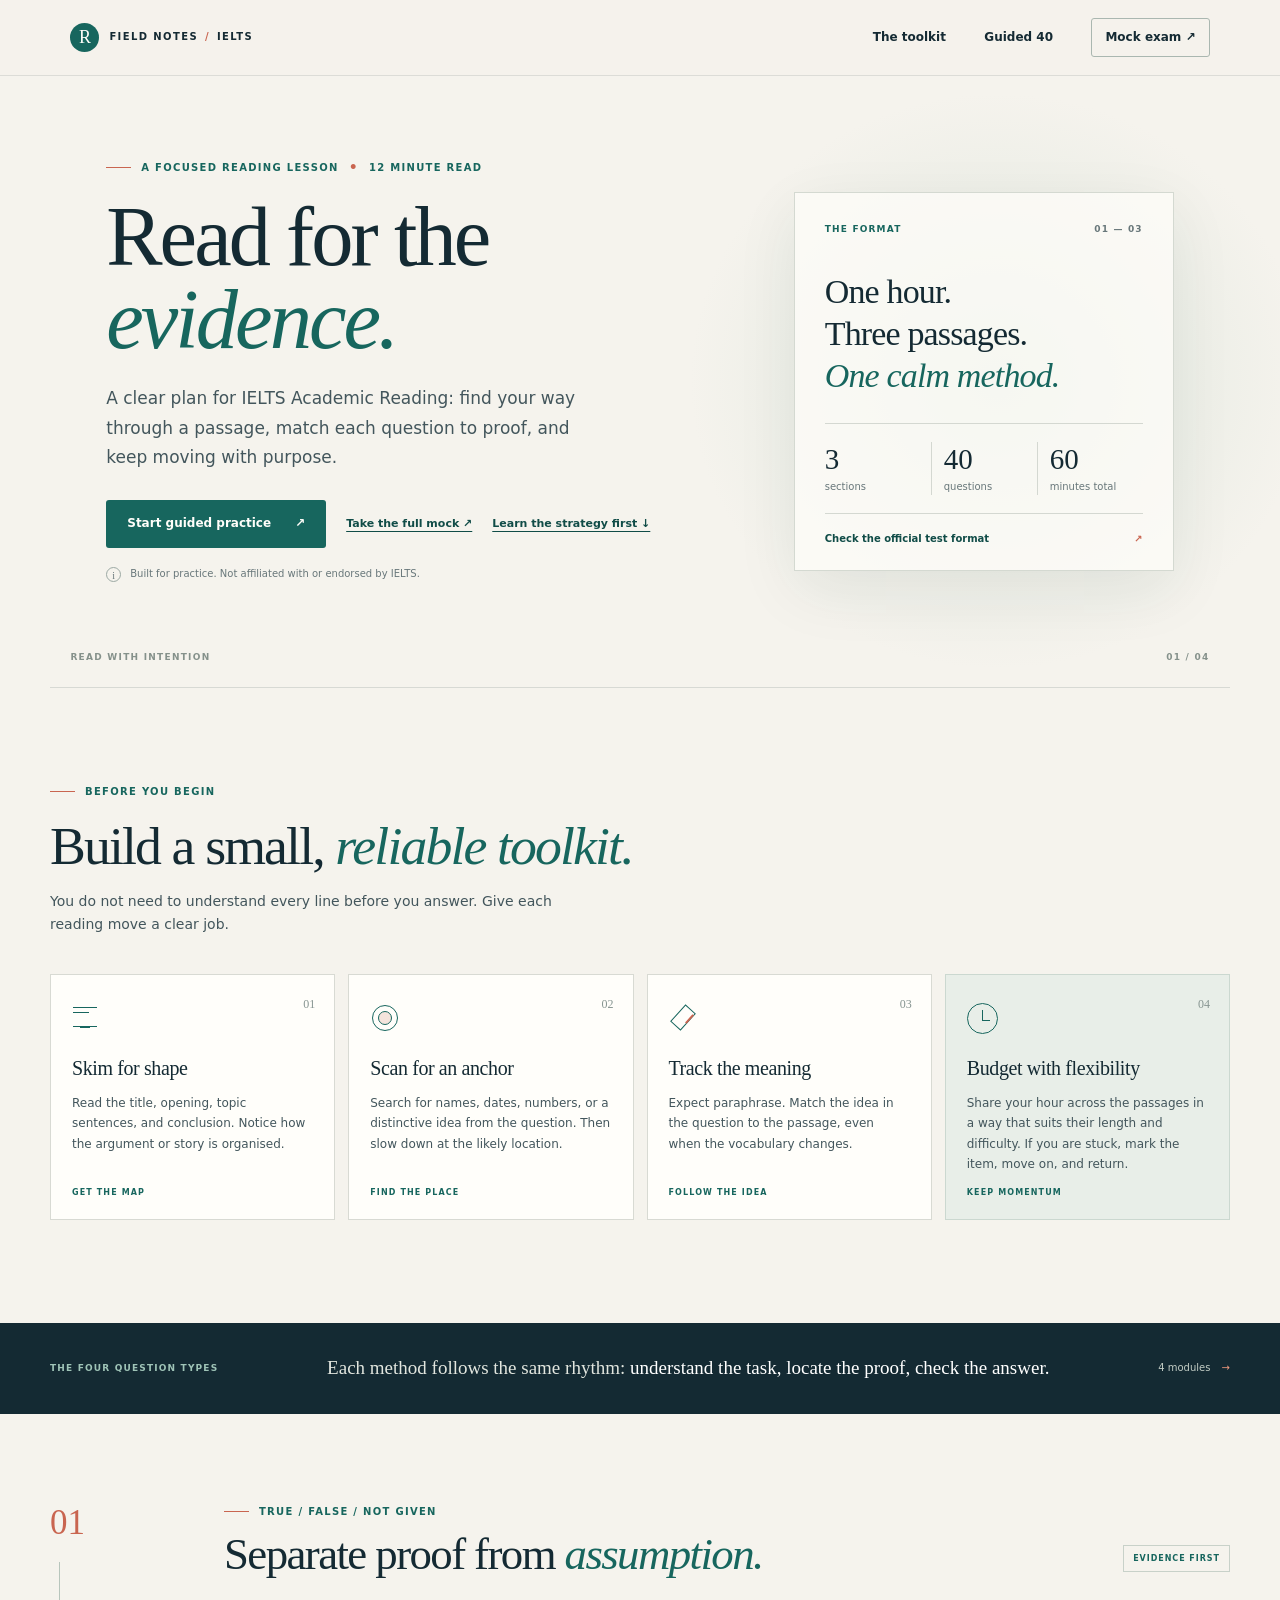
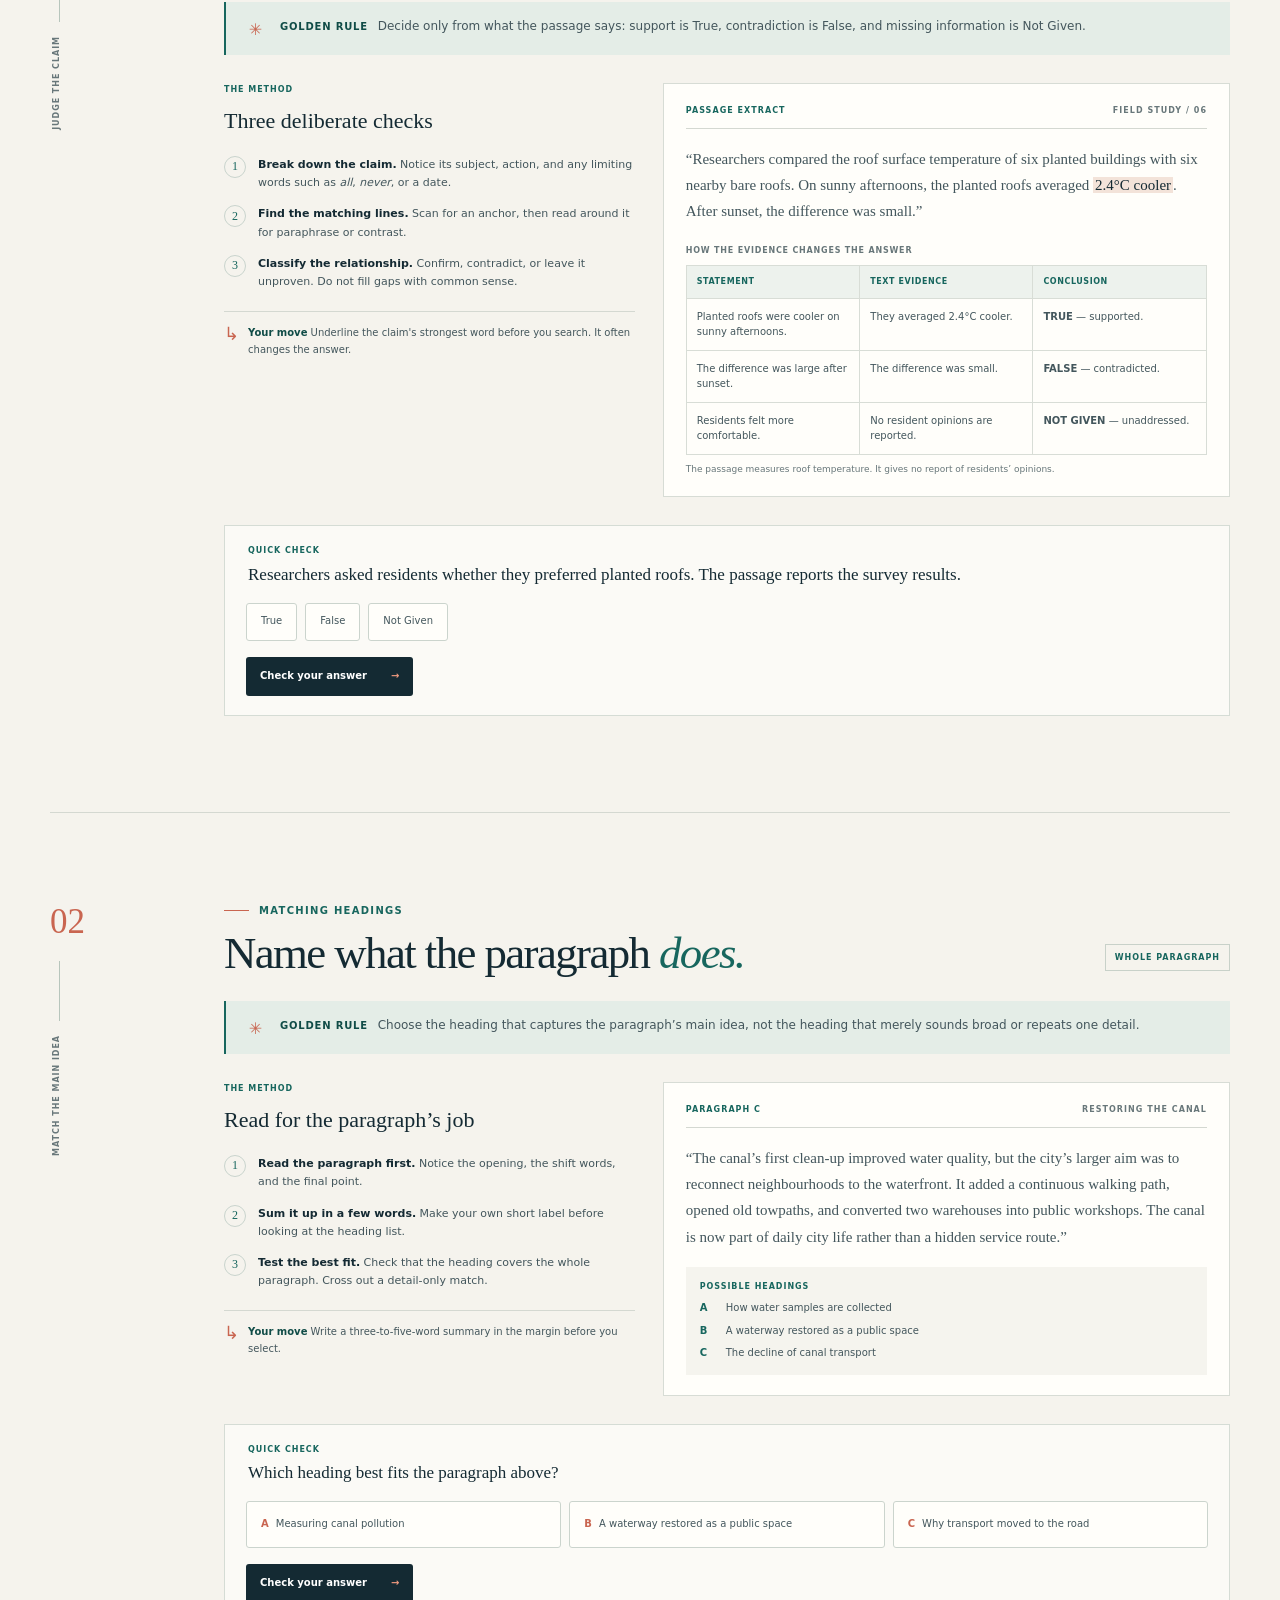
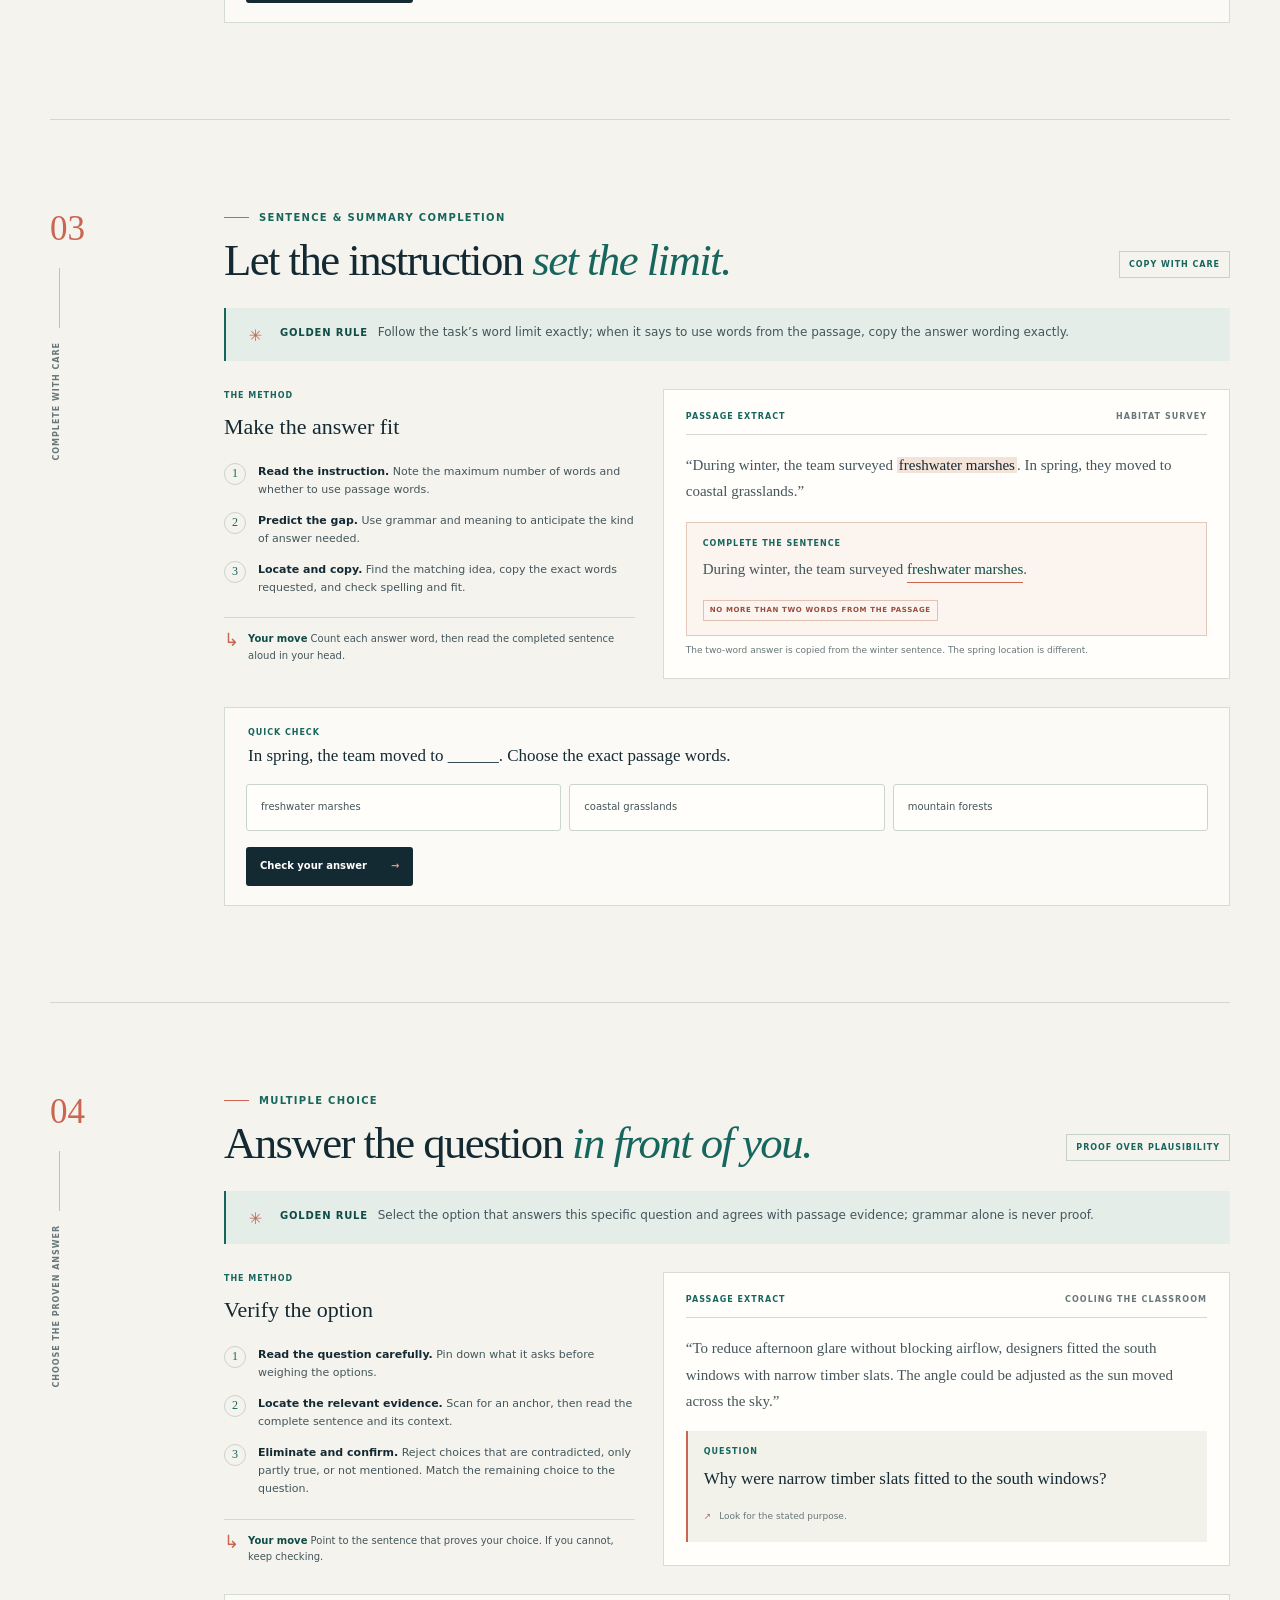
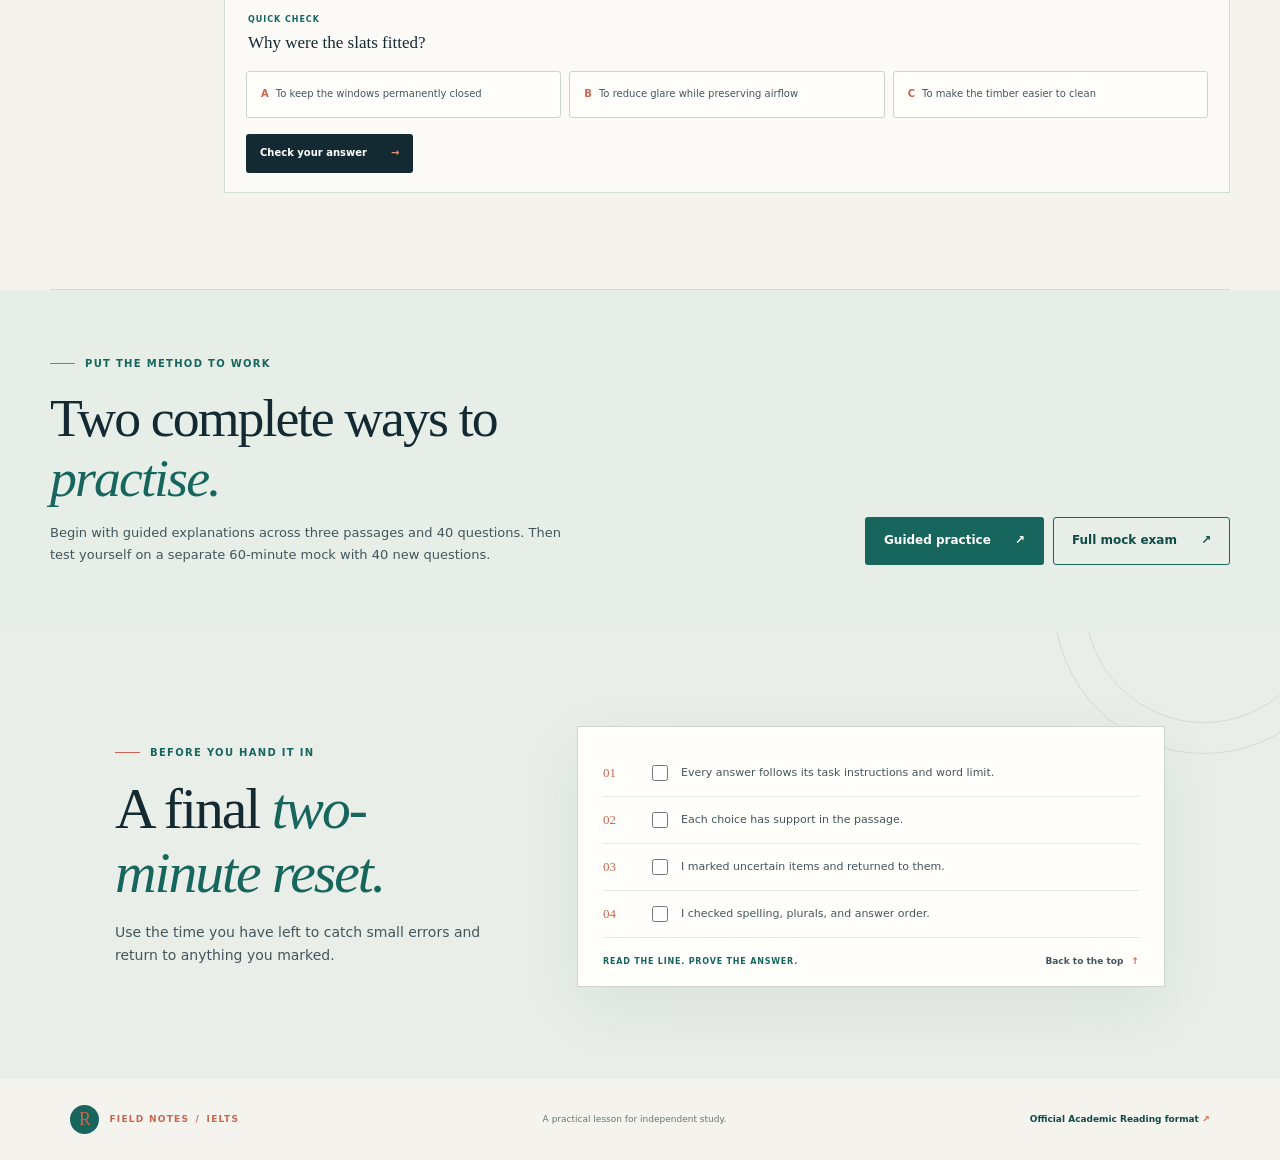
<file: index.html>
<!doctype html>
<html lang="en">
<head>
  <meta charset="utf-8">
  <meta name="viewport" content="width=device-width, initial-scale=1">
  <meta name="description" content="A practical IELTS Academic Reading lesson on pacing, finding evidence, and answering four common question types.">
  <meta name="theme-color" content="#f5f3ed">
  <title>Read with a Strategy | IELTS Academic Reading</title>
  <link rel="icon" href="favicon.svg" type="image/svg+xml">
  <link rel="stylesheet" href="styles.css">
  <script src="script.js" defer></script>
</head>
<body>
  <a class="skip-link" href="#main-content">Skip to lesson</a>
  <header class="site-header">
    <a class="brand" href="#top" aria-label="Read with a Strategy, home"><span class="brand-mark" aria-hidden="true">R</span><span>FIELD NOTES <span class="brand-divider">/</span> IELTS</span></a>
    <nav class="top-nav" aria-label="Lesson sections">
      <a href="#foundation">The toolkit</a>
      <a href="practice.html">Guided 40</a>
      <a class="nav-cta" href="mock.html">Mock exam <span aria-hidden="true">↗</span></a>
    </nav>
  </header>

  <main id="main-content">
    <section class="hero" id="top" aria-labelledby="page-title">
      <div class="hero-copy">
        <p class="eyebrow"><span class="eyebrow-rule"></span> A focused reading lesson <span class="eyebrow-dot" aria-hidden="true">•</span> 12 minute read</p>
        <h1 id="page-title">Read for the <em>evidence.</em></h1>
        <p class="hero-lede">A clear plan for IELTS Academic Reading: find your way through a passage, match each question to proof, and keep moving with purpose.</p>
        <div class="hero-actions"><a class="button button-primary" href="practice.html">Start guided practice <span aria-hidden="true">↗</span></a><a class="hero-lesson-link" href="mock.html">Take the full mock ↗</a><a class="hero-lesson-link" href="#foundation">Learn the strategy first ↓</a></div>
        <p class="hero-note"><span class="note-icon" aria-hidden="true">i</span> Built for practice. Not affiliated with or endorsed by IELTS.</p>
      </div>
      <aside class="hero-card" aria-label="IELTS Academic Reading test format">
        <div class="card-topline"><span>THE FORMAT</span><span class="card-index">01 — 03</span></div>
        <p class="hero-card-title">One hour.<br>Three passages.<br><em>One calm method.</em></p>
        <div class="fact-grid">
          <div><strong>3</strong><span>sections</span></div>
          <div><strong>40</strong><span>questions</span></div>
          <div><strong>60</strong><span>minutes total</span></div>
        </div>
        <a class="source-link" href="https://ielts.org/take-a-test/test-types/ielts-academic-test/ielts-academic-format-reading" target="_blank" rel="noreferrer">Check the official test format <span aria-hidden="true">↗</span></a>
      </aside>
      <div class="hero-foot" aria-hidden="true"><span>READ WITH INTENTION</span><span>01 / 04</span></div>
    </section>

    <section class="foundation section-wrap" id="foundation" aria-labelledby="foundation-title">
      <div class="section-heading">
        <p class="eyebrow"><span class="eyebrow-rule"></span> Before you begin</p>
        <h2 id="foundation-title">Build a small, <em>reliable toolkit.</em></h2>
        <p class="section-intro">You do not need to understand every line before you answer. Give each reading move a clear job.</p>
      </div>
      <div class="toolbox-grid">
        <article class="tool-card">
          <span class="tool-number">01</span><span class="tool-icon icon-lines" aria-hidden="true"></span>
          <h3>Skim for shape</h3><p>Read the title, opening, topic sentences, and conclusion. Notice how the argument or story is organised.</p>
          <span class="tool-cue">GET THE MAP</span>
        </article>
        <article class="tool-card">
          <span class="tool-number">02</span><span class="tool-icon icon-target" aria-hidden="true"></span>
          <h3>Scan for an anchor</h3><p>Search for names, dates, numbers, or a distinctive idea from the question. Then slow down at the likely location.</p>
          <span class="tool-cue">FIND THE PLACE</span>
        </article>
        <article class="tool-card">
          <span class="tool-number">03</span><span class="tool-icon icon-mark" aria-hidden="true"></span>
          <h3>Track the meaning</h3><p>Expect paraphrase. Match the idea in the question to the passage, even when the vocabulary changes.</p>
          <span class="tool-cue">FOLLOW THE IDEA</span>
        </article>
        <article class="tool-card tool-card-accent">
          <span class="tool-number">04</span><span class="tool-icon icon-clock" aria-hidden="true"></span>
          <h3>Budget with flexibility</h3><p>Share your hour across the passages in a way that suits their length and difficulty. If you are stuck, mark the item, move on, and return.</p>
          <span class="tool-cue">KEEP MOMENTUM</span>
        </article>
      </div>
    </section>

    <section class="lesson-intro" aria-label="How to use this lesson">
      <div class="lesson-intro-inner"><span class="lesson-kicker">THE FOUR QUESTION TYPES</span><p>Each method follows the same rhythm: <strong>understand the task, locate the proof, check the answer.</strong></p><span class="lesson-count">4 modules <span aria-hidden="true">→</span></span></div>
    </section>

    <section class="module module-tf section-wrap" id="true-false-not-given" aria-labelledby="tf-title">
      <div class="module-rail"><span class="module-number">01</span><span class="rail-line"></span><span class="rail-label">JUDGE THE CLAIM</span></div>
      <div class="module-content">
        <div class="module-head"><div><p class="eyebrow"><span class="eyebrow-rule"></span> True / False / Not Given</p><h2 id="tf-title">Separate proof from <em>assumption.</em></h2></div><span class="module-tag">EVIDENCE FIRST</span></div>
        <div class="golden-rule"><span class="golden-icon" aria-hidden="true">✳</span><p><strong>Golden rule</strong> Decide only from what the passage says: support is True, contradiction is False, and missing information is Not Given.</p></div>
        <div class="method-example-grid">
          <div class="method-block"><h3><span class="mini-label">THE METHOD</span> Three deliberate checks</h3>
            <ol class="steps-list">
              <li><span>1</span><p><strong>Break down the claim.</strong> Notice its subject, action, and any limiting words such as <em>all</em>, <em>never</em>, or a date.</p></li>
              <li><span>2</span><p><strong>Find the matching lines.</strong> Scan for an anchor, then read around it for paraphrase or contrast.</p></li>
              <li><span>3</span><p><strong>Classify the relationship.</strong> Confirm, contradict, or leave it unproven. Do not fill gaps with common sense.</p></li>
            </ol>
            <div class="student-action"><span class="action-mark" aria-hidden="true">↳</span><p><strong>Your move</strong> Underline the claim's strongest word before you search. It often changes the answer.</p></div>
          </div>
          <div class="example-panel">
            <div class="example-top"><span>PASSAGE EXTRACT</span><span>FIELD STUDY / 06</span></div>
            <blockquote>“Researchers compared the roof surface temperature of six planted buildings with six nearby bare roofs. On sunny afternoons, the planted roofs averaged <mark>2.4°C cooler</mark>. After sunset, the difference was small.”</blockquote>
            <div class="matrix-label">HOW THE EVIDENCE CHANGES THE ANSWER</div>
            <div class="matrix-scroll" role="region" aria-label="True, False, and Not Given evidence matrix" tabindex="0">
              <table class="evidence-matrix">
                <thead><tr><th scope="col">STATEMENT</th><th scope="col">TEXT EVIDENCE</th><th scope="col">CONCLUSION</th></tr></thead>
                <tbody>
                  <tr><td>Planted roofs were cooler on sunny afternoons.</td><td>They averaged 2.4°C cooler.</td><td><strong>TRUE</strong> — supported.</td></tr>
                  <tr><td>The difference was large after sunset.</td><td>The difference was small.</td><td><strong>FALSE</strong> — contradicted.</td></tr>
                  <tr><td>Residents felt more comfortable.</td><td>No resident opinions are reported.</td><td><strong>NOT GIVEN</strong> — unaddressed.</td></tr>
                </tbody>
              </table>
            </div>
            <p class="matrix-caption">The passage measures roof temperature. It gives no report of residents’ opinions.</p>
          </div>
        </div>
        <form class="challenge" data-answer="not-given" data-correct="Correct. The extract compares roof temperatures only; it says nothing about researchers surveying residents." data-incorrect="The extract reports roof temperatures, not a resident survey. Because that detail is absent, the claim is Not Given.">
          <fieldset><legend><span class="challenge-label">QUICK CHECK</span> Researchers asked residents whether they preferred planted roofs. The passage reports the survey results.</legend>
            <div class="option-row"><label><input type="radio" name="answer" value="true"><span>True</span></label><label><input type="radio" name="answer" value="false"><span>False</span></label><label><input type="radio" name="answer" value="not-given"><span>Not Given</span></label></div>
          </fieldset>
          <div class="challenge-actions"><button class="button button-check" type="submit">Check your answer <span aria-hidden="true">→</span></button><p class="feedback" aria-live="polite" aria-atomic="true"></p></div>
        </form>
      </div>
    </section>

    <section class="module module-headings section-wrap" id="matching-headings" aria-labelledby="headings-title">
      <div class="module-rail"><span class="module-number">02</span><span class="rail-line"></span><span class="rail-label">MATCH THE MAIN IDEA</span></div>
      <div class="module-content">
        <div class="module-head"><div><p class="eyebrow"><span class="eyebrow-rule"></span> Matching Headings</p><h2 id="headings-title">Name what the paragraph <em>does.</em></h2></div><span class="module-tag">WHOLE PARAGRAPH</span></div>
        <div class="golden-rule"><span class="golden-icon" aria-hidden="true">✳</span><p><strong>Golden rule</strong> Choose the heading that captures the paragraph’s main idea, not the heading that merely sounds broad or repeats one detail.</p></div>
        <div class="method-example-grid">
          <div class="method-block"><h3><span class="mini-label">THE METHOD</span> Read for the paragraph’s job</h3>
            <ol class="steps-list">
              <li><span>1</span><p><strong>Read the paragraph first.</strong> Notice the opening, the shift words, and the final point.</p></li>
              <li><span>2</span><p><strong>Sum it up in a few words.</strong> Make your own short label before looking at the heading list.</p></li>
              <li><span>3</span><p><strong>Test the best fit.</strong> Check that the heading covers the whole paragraph. Cross out a detail-only match.</p></li>
            </ol>
            <div class="student-action"><span class="action-mark" aria-hidden="true">↳</span><p><strong>Your move</strong> Write a three-to-five-word summary in the margin before you select.</p></div>
          </div>
          <div class="example-panel heading-example">
            <div class="example-top"><span>PARAGRAPH C</span><span>RESTORING THE CANAL</span></div>
            <blockquote>“The canal’s first clean-up improved water quality, but the city’s larger aim was to reconnect neighbourhoods to the waterfront. It added a continuous walking path, opened old towpaths, and converted two warehouses into public workshops. The canal is now part of daily city life rather than a hidden service route.”</blockquote>
            <div class="heading-choice"><span class="mini-label">POSSIBLE HEADINGS</span><ul><li><span>A</span> How water samples are collected</li><li><span>B</span> A waterway restored as a public space</li><li><span>C</span> The decline of canal transport</li></ul></div>
          </div>
        </div>
        <form class="challenge" data-answer="b" data-correct="Correct. The path, open towpaths, and public workshops all support the paragraph’s central idea: the canal became a shared public space." data-incorrect="Look at the paragraph as a whole. Water quality is mentioned, but the larger aim and all the examples show the canal returning to public life. Choose the heading that covers that main idea.">
          <fieldset><legend><span class="challenge-label">QUICK CHECK</span> Which heading best fits the paragraph above?</legend>
            <div class="option-row option-row-wide"><label><input type="radio" name="answer" value="a"><span><b>A</b> Measuring canal pollution</span></label><label><input type="radio" name="answer" value="b"><span><b>B</b> A waterway restored as a public space</span></label><label><input type="radio" name="answer" value="c"><span><b>C</b> Why transport moved to the road</span></label></div>
          </fieldset>
          <div class="challenge-actions"><button class="button button-check" type="submit">Check your answer <span aria-hidden="true">→</span></button><p class="feedback" aria-live="polite" aria-atomic="true"></p></div>
        </form>
      </div>
    </section>

    <section class="module module-completion section-wrap" id="completion" aria-labelledby="completion-title">
      <div class="module-rail"><span class="module-number">03</span><span class="rail-line"></span><span class="rail-label">COMPLETE WITH CARE</span></div>
      <div class="module-content">
        <div class="module-head"><div><p class="eyebrow"><span class="eyebrow-rule"></span> Sentence &amp; Summary Completion</p><h2 id="completion-title">Let the instruction <em>set the limit.</em></h2></div><span class="module-tag">COPY WITH CARE</span></div>
        <div class="golden-rule"><span class="golden-icon" aria-hidden="true">✳</span><p><strong>Golden rule</strong> Follow the task’s word limit exactly; when it says to use words from the passage, copy the answer wording exactly.</p></div>
        <div class="method-example-grid">
          <div class="method-block"><h3><span class="mini-label">THE METHOD</span> Make the answer fit</h3>
            <ol class="steps-list">
              <li><span>1</span><p><strong>Read the instruction.</strong> Note the maximum number of words and whether to use passage words.</p></li>
              <li><span>2</span><p><strong>Predict the gap.</strong> Use grammar and meaning to anticipate the kind of answer needed.</p></li>
              <li><span>3</span><p><strong>Locate and copy.</strong> Find the matching idea, copy the exact words requested, and check spelling and fit.</p></li>
            </ol>
            <div class="student-action"><span class="action-mark" aria-hidden="true">↳</span><p><strong>Your move</strong> Count each answer word, then read the completed sentence aloud in your head.</p></div>
          </div>
          <div class="example-panel completion-example">
            <div class="example-top"><span>PASSAGE EXTRACT</span><span>HABITAT SURVEY</span></div>
            <blockquote>“During winter, the team surveyed <mark>freshwater marshes</mark>. In spring, they moved to coastal grasslands.”</blockquote>
            <div class="completion-card"><span class="mini-label">COMPLETE THE SENTENCE</span><p>During winter, the team surveyed <span class="answer-line">freshwater marshes</span>.</p><span class="instruction-chip">NO MORE THAN TWO WORDS FROM THE PASSAGE</span></div>
            <p class="matrix-caption">The two-word answer is copied from the winter sentence. The spring location is different.</p>
          </div>
        </div>
        <form class="challenge" data-answer="coastal grasslands" data-correct="Correct. “Coastal grasslands” names the spring location in the passage and fits the two-word limit." data-incorrect="Find where the team moved in spring. “Freshwater marshes” describes the winter survey; the spring location is coastal grasslands.">
          <fieldset><legend><span class="challenge-label">QUICK CHECK</span> In spring, the team moved to ______. Choose the exact passage words.</legend>
            <div class="option-row option-row-wide"><label><input type="radio" name="answer" value="freshwater marshes"><span>freshwater marshes</span></label><label><input type="radio" name="answer" value="coastal grasslands"><span>coastal grasslands</span></label><label><input type="radio" name="answer" value="mountain forests"><span>mountain forests</span></label></div>
          </fieldset>
          <div class="challenge-actions"><button class="button button-check" type="submit">Check your answer <span aria-hidden="true">→</span></button><p class="feedback" aria-live="polite" aria-atomic="true"></p></div>
        </form>
      </div>
    </section>

    <section class="module module-choice section-wrap" id="multiple-choice" aria-labelledby="choice-title">
      <div class="module-rail"><span class="module-number">04</span><span class="rail-line"></span><span class="rail-label">CHOOSE THE PROVEN ANSWER</span></div>
      <div class="module-content">
        <div class="module-head"><div><p class="eyebrow"><span class="eyebrow-rule"></span> Multiple Choice</p><h2 id="choice-title">Answer the question <em>in front of you.</em></h2></div><span class="module-tag">PROOF OVER PLAUSIBILITY</span></div>
        <div class="golden-rule"><span class="golden-icon" aria-hidden="true">✳</span><p><strong>Golden rule</strong> Select the option that answers this specific question and agrees with passage evidence; grammar alone is never proof.</p></div>
        <div class="method-example-grid">
          <div class="method-block"><h3><span class="mini-label">THE METHOD</span> Verify the option</h3>
            <ol class="steps-list">
              <li><span>1</span><p><strong>Read the question carefully.</strong> Pin down what it asks before weighing the options.</p></li>
              <li><span>2</span><p><strong>Locate the relevant evidence.</strong> Scan for an anchor, then read the complete sentence and its context.</p></li>
              <li><span>3</span><p><strong>Eliminate and confirm.</strong> Reject choices that are contradicted, only partly true, or not mentioned. Match the remaining choice to the question.</p></li>
            </ol>
            <div class="student-action"><span class="action-mark" aria-hidden="true">↳</span><p><strong>Your move</strong> Point to the sentence that proves your choice. If you cannot, keep checking.</p></div>
          </div>
          <div class="example-panel choice-example">
            <div class="example-top"><span>PASSAGE EXTRACT</span><span>COOLING THE CLASSROOM</span></div>
            <blockquote>“To reduce afternoon glare without blocking airflow, designers fitted the south windows with narrow timber slats. The angle could be adjusted as the sun moved across the sky.”</blockquote>
            <div class="question-spotlight"><span class="mini-label">QUESTION</span><p>Why were narrow timber slats fitted to the south windows?</p><span class="proof-note"><span aria-hidden="true">↗</span> Look for the stated purpose.</span></div>
          </div>
        </div>
        <form class="challenge" data-answer="b" data-correct="Correct. The passage states that the slats reduced afternoon glare while keeping airflow. That directly answers why they were fitted." data-incorrect="Return to the passage’s stated purpose: it says the slats reduced afternoon glare without blocking airflow. Choose the option that expresses that evidence.">
          <fieldset><legend><span class="challenge-label">QUICK CHECK</span> Why were the slats fitted?</legend>
            <div class="option-row option-row-wide"><label><input type="radio" name="answer" value="a"><span><b>A</b> To keep the windows permanently closed</span></label><label><input type="radio" name="answer" value="b"><span><b>B</b> To reduce glare while preserving airflow</span></label><label><input type="radio" name="answer" value="c"><span><b>C</b> To make the timber easier to clean</span></label></div>
          </fieldset>
          <div class="challenge-actions"><button class="button button-check" type="submit">Check your answer <span aria-hidden="true">→</span></button><p class="feedback" aria-live="polite" aria-atomic="true"></p></div>
        </form>
      </div>
    </section>

    <section class="practice-teaser" aria-labelledby="practice-teaser-title"><div class="practice-teaser-inner"><div><p class="eyebrow"><span class="eyebrow-rule"></span> Put the method to work</p><h2 id="practice-teaser-title">Two complete ways to <em>practise.</em></h2><p>Begin with guided explanations across three passages and 40 questions. Then test yourself on a separate 60-minute mock with 40 new questions.</p></div><div class="practice-teaser-actions"><a class="button button-primary" href="practice.html">Guided practice <span aria-hidden="true">↗</span></a><a class="button button-outline" href="mock.html">Full mock exam <span aria-hidden="true">↗</span></a></div></div></section>

    <section class="review-section" id="review" aria-labelledby="review-title">
      <div class="review-inner">
        <div class="review-heading"><p class="eyebrow"><span class="eyebrow-rule"></span> Before you hand it in</p><h2 id="review-title">A final <em>two-minute reset.</em></h2><p>Use the time you have left to catch small errors and return to anything you marked.</p></div>
        <div class="review-card">
          <ul class="checklist">
            <li><span aria-hidden="true">01</span><label><input type="checkbox"><span>Every answer follows its task instructions and word limit.</span></label></li>
            <li><span aria-hidden="true">02</span><label><input type="checkbox"><span>Each choice has support in the passage.</span></label></li>
            <li><span aria-hidden="true">03</span><label><input type="checkbox"><span>I marked uncertain items and returned to them.</span></label></li>
            <li><span aria-hidden="true">04</span><label><input type="checkbox"><span>I checked spelling, plurals, and answer order.</span></label></li>
          </ul>
          <div class="review-signoff"><span>READ THE LINE. PROVE THE ANSWER.</span><a href="#top">Back to the top <span aria-hidden="true">↑</span></a></div>
        </div>
      </div>
      <div class="review-orbit orbit-one" aria-hidden="true"></div><div class="review-orbit orbit-two" aria-hidden="true"></div>
    </section>
  </main>

  <footer class="site-footer"><a class="brand footer-brand" href="#top"><span class="brand-mark" aria-hidden="true">R</span><span>FIELD NOTES <span class="brand-divider">/</span> IELTS</span></a><p>A practical lesson for independent study.</p><a href="https://ielts.org/take-a-test/test-types/ielts-academic-test/ielts-academic-format-reading" target="_blank" rel="noreferrer">Official Academic Reading format <span aria-hidden="true">↗</span></a></footer>
</body>
</html>
</file>
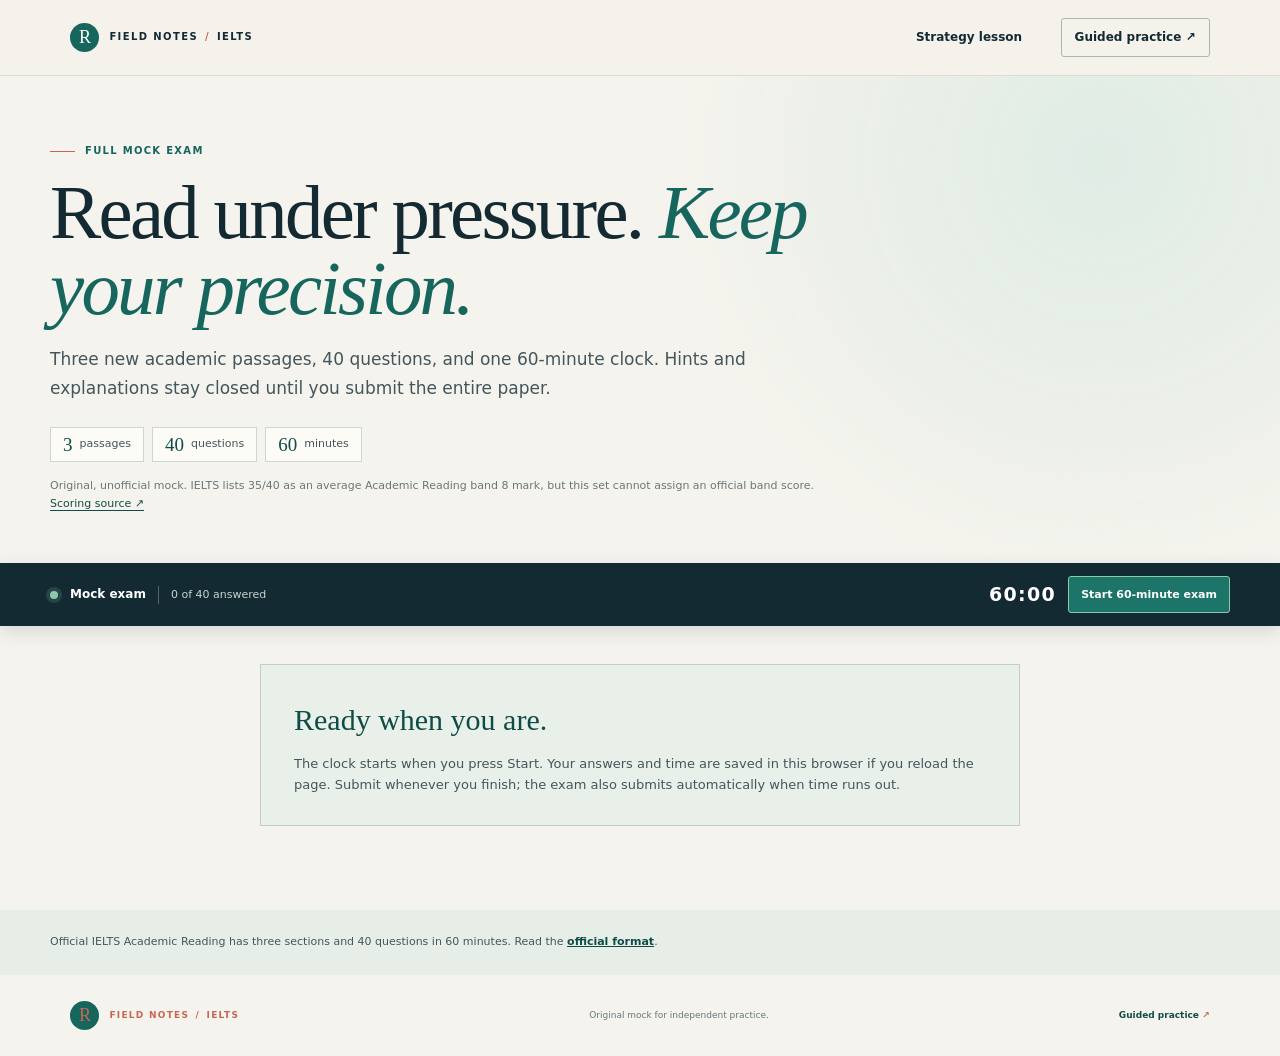
<file: mock.html>
<!doctype html>
<html lang="en">
<head>
  <meta charset="utf-8">
  <meta name="viewport" content="width=device-width, initial-scale=1">
  <meta name="description" content="A timed 60-minute IELTS Academic Reading mock with three original passages and 40 questions for advanced practice.">
  <title>Full Reading Mock Exam · 3 Passages / 40 Questions</title>
  <link rel="icon" href="favicon.svg" type="image/svg+xml">
  <link rel="stylesheet" href="styles.css">
  <link rel="stylesheet" href="exam.css">
  <script src="mock-data.js" defer></script>
  <script src="exam-engine.js" defer></script>
</head>
<body data-exam-mode="mock">
  <a class="skip-link" href="#exam-main">Skip to mock exam</a>
  <header class="site-header exam-site-header">
    <a class="brand" href="index.html" aria-label="Read with a Strategy, return to home"><span class="brand-mark" aria-hidden="true">R</span><span>FIELD NOTES <span class="brand-divider">/</span> IELTS</span></a>
    <nav class="top-nav" aria-label="Course navigation"><a href="index.html">Strategy lesson</a><a class="nav-cta" href="practice.html">Guided practice <span aria-hidden="true">↗</span></a></nav>
  </header>
  <main id="exam-main">
    <section class="exam-hero"><div class="exam-hero-inner"><p class="eyebrow"><span class="eyebrow-rule"></span> Full mock exam</p><h1>Read under pressure. <em>Keep your precision.</em></h1><p class="exam-lede">Three new academic passages, 40 questions, and one 60-minute clock. Hints and explanations stay closed until you submit the entire paper.</p><div class="exam-meta"><span><strong>3</strong> passages</span><span><strong>40</strong> questions</span><span><strong>60</strong> minutes</span></div><p class="exam-disclaimer">Original, unofficial mock. IELTS lists 35/40 as an average Academic Reading band 8 mark, but this set cannot assign an official band score. <a href="https://ielts.org/take-a-test/your-results/ielts-scoring-in-detail" target="_blank" rel="noreferrer">Scoring source ↗</a></p></div></section>
    <div class="exam-toolbar"><div><span class="toolbar-dot" aria-hidden="true"></span><strong>Mock exam</strong><span id="progress-text">0 of 40 answered</span></div><div class="toolbar-actions"><span id="time-left" role="timer" aria-label="Time remaining">60:00</span><button id="start-exam" type="button">Start 60-minute exam</button></div></div>
    <div class="exam-shell"><noscript><p class="start-message">Enable JavaScript to load the timed mock exam.</p></noscript><div id="start-message" class="start-message"><strong>Ready when you are.</strong><p>The clock starts when you press Start. Your answers and time are saved in this browser if you reload the page. Submit whenever you finish; the exam also submits automatically when time runs out.</p></div><nav class="passage-tabs" id="passage-tabs" aria-label="Choose a passage" hidden></nav><div id="exam-panel" hidden></div><section class="exam-results" id="exam-results" aria-labelledby="results-title" tabindex="-1" hidden><p class="eyebrow"><span class="eyebrow-rule"></span> Mock exam review</p><h2 id="results-title">Evidence behind the score.</h2><p id="score-text" aria-live="polite"></p><div id="section-scores"></div><p class="results-guidance">This is a practice score. Review each item against its linked paragraph before making a study plan.</p><div class="results-actions"><button id="reset-exam" type="button">Start a fresh attempt</button><a href="practice.html">Study with guided practice ↗</a></div></section></div>
    <section class="exam-endnote"><p>Official IELTS Academic Reading has three sections and 40 questions in 60 minutes. Read the <a href="https://ielts.org/take-a-test/test-types/ielts-academic-test/ielts-academic-format-reading" target="_blank" rel="noreferrer">official format</a>.</p></section>
  </main>
  <footer class="site-footer"><a class="brand footer-brand" href="index.html"><span class="brand-mark" aria-hidden="true">R</span><span>FIELD NOTES <span class="brand-divider">/</span> IELTS</span></a><p>Original mock for independent practice.</p><a href="practice.html">Guided practice <span aria-hidden="true">↗</span></a></footer>
</body>
</html>
</file>
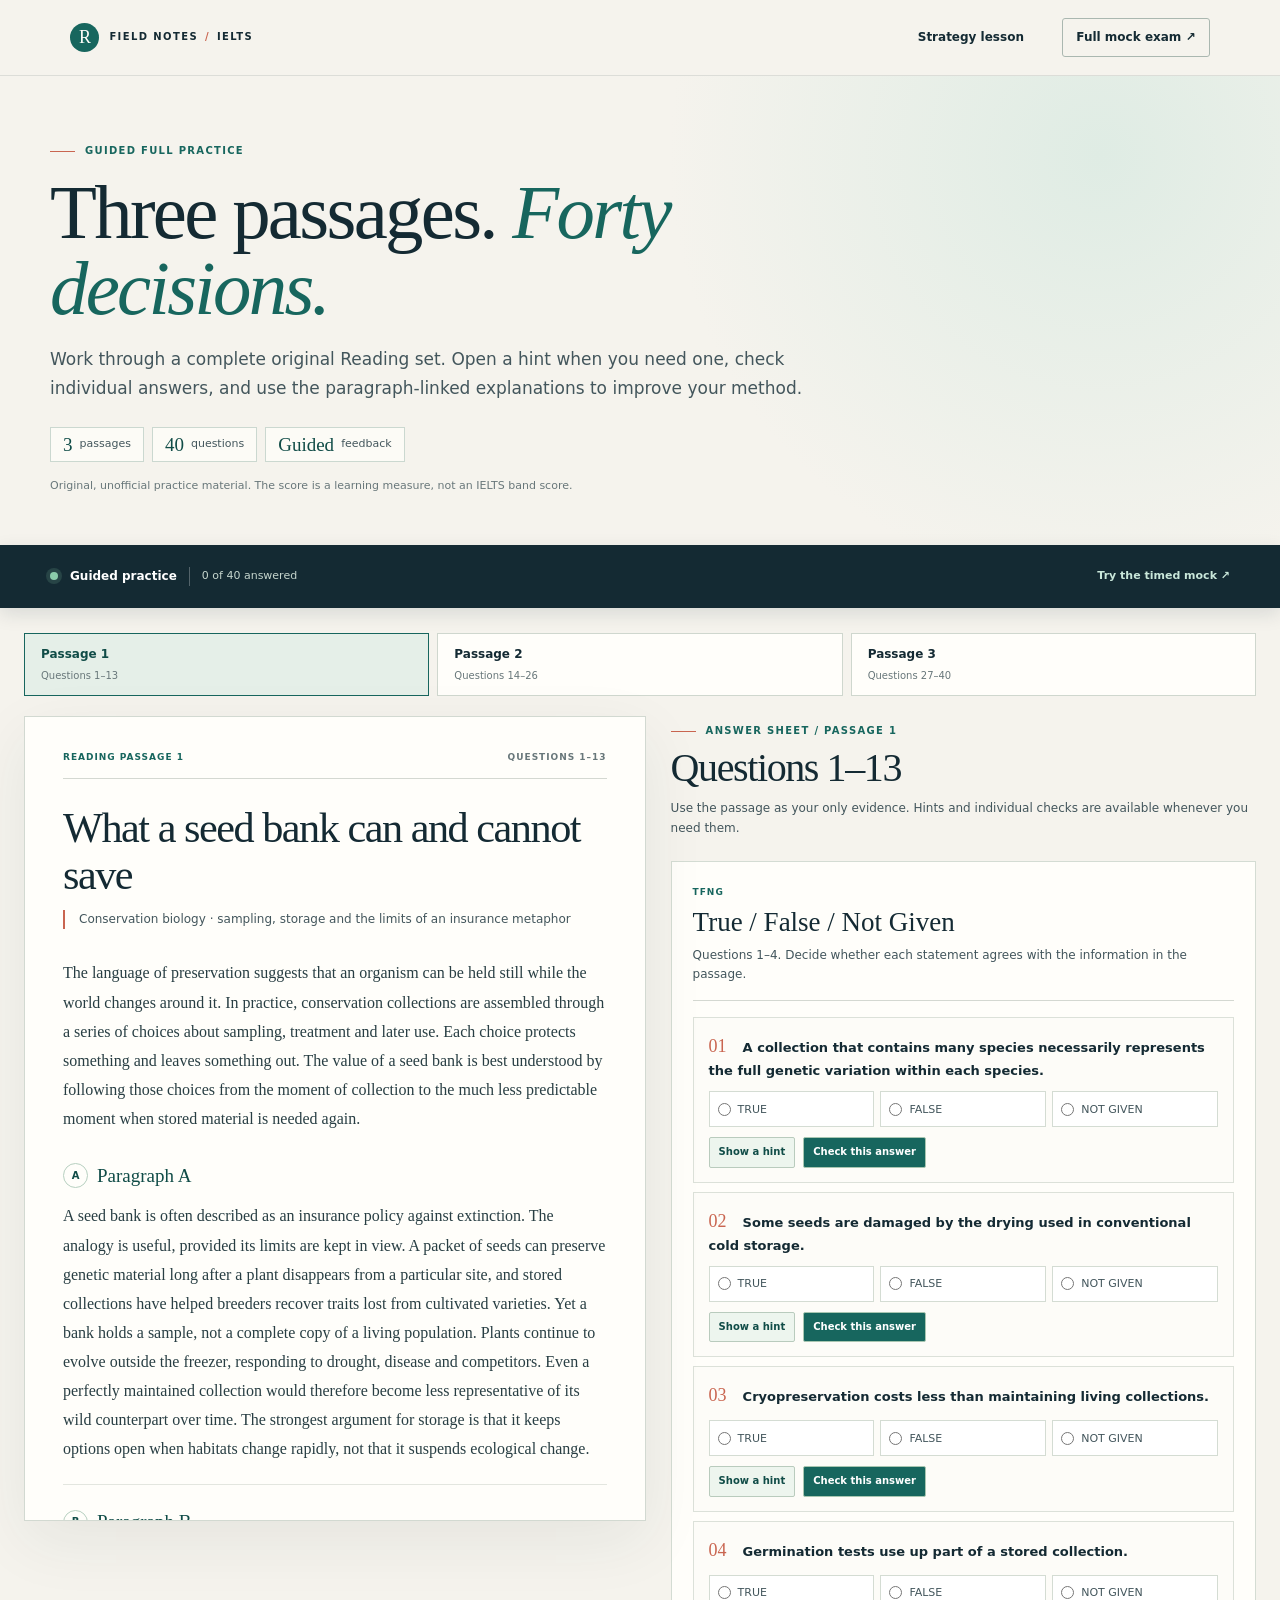
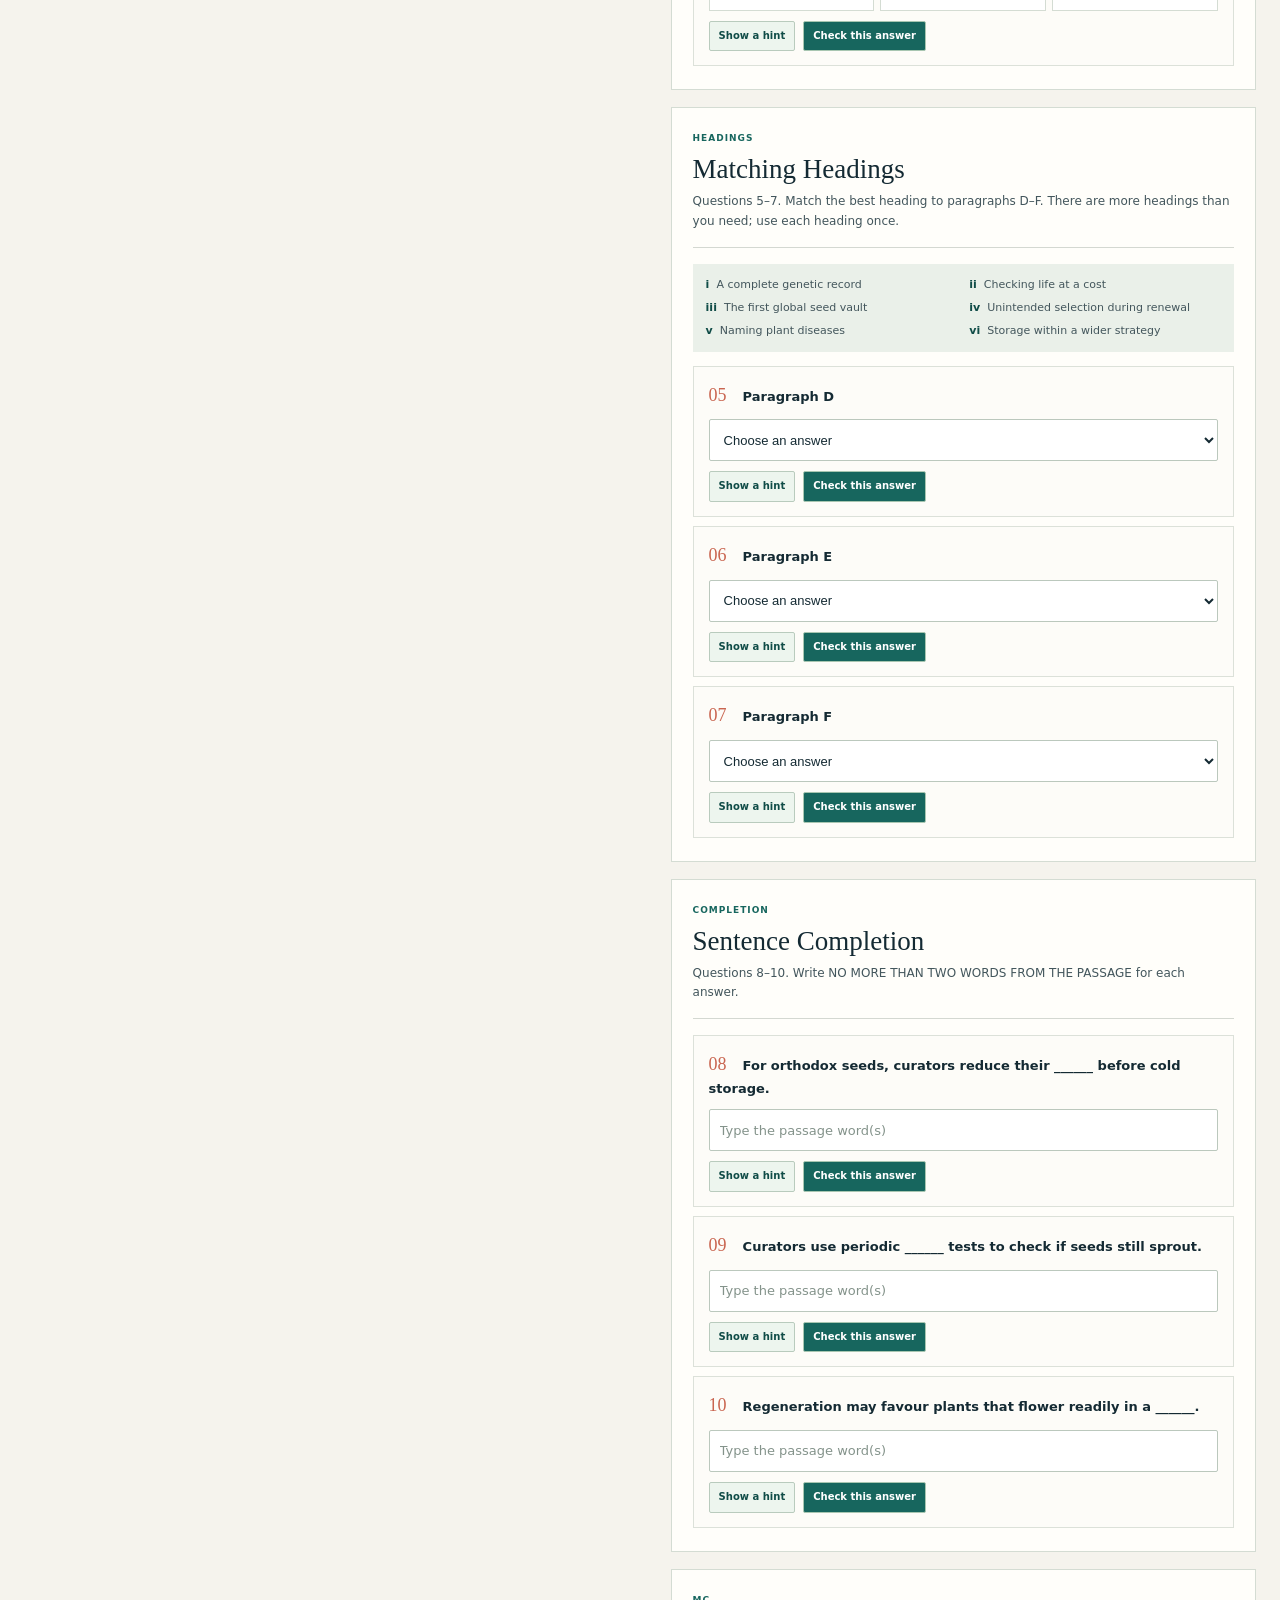
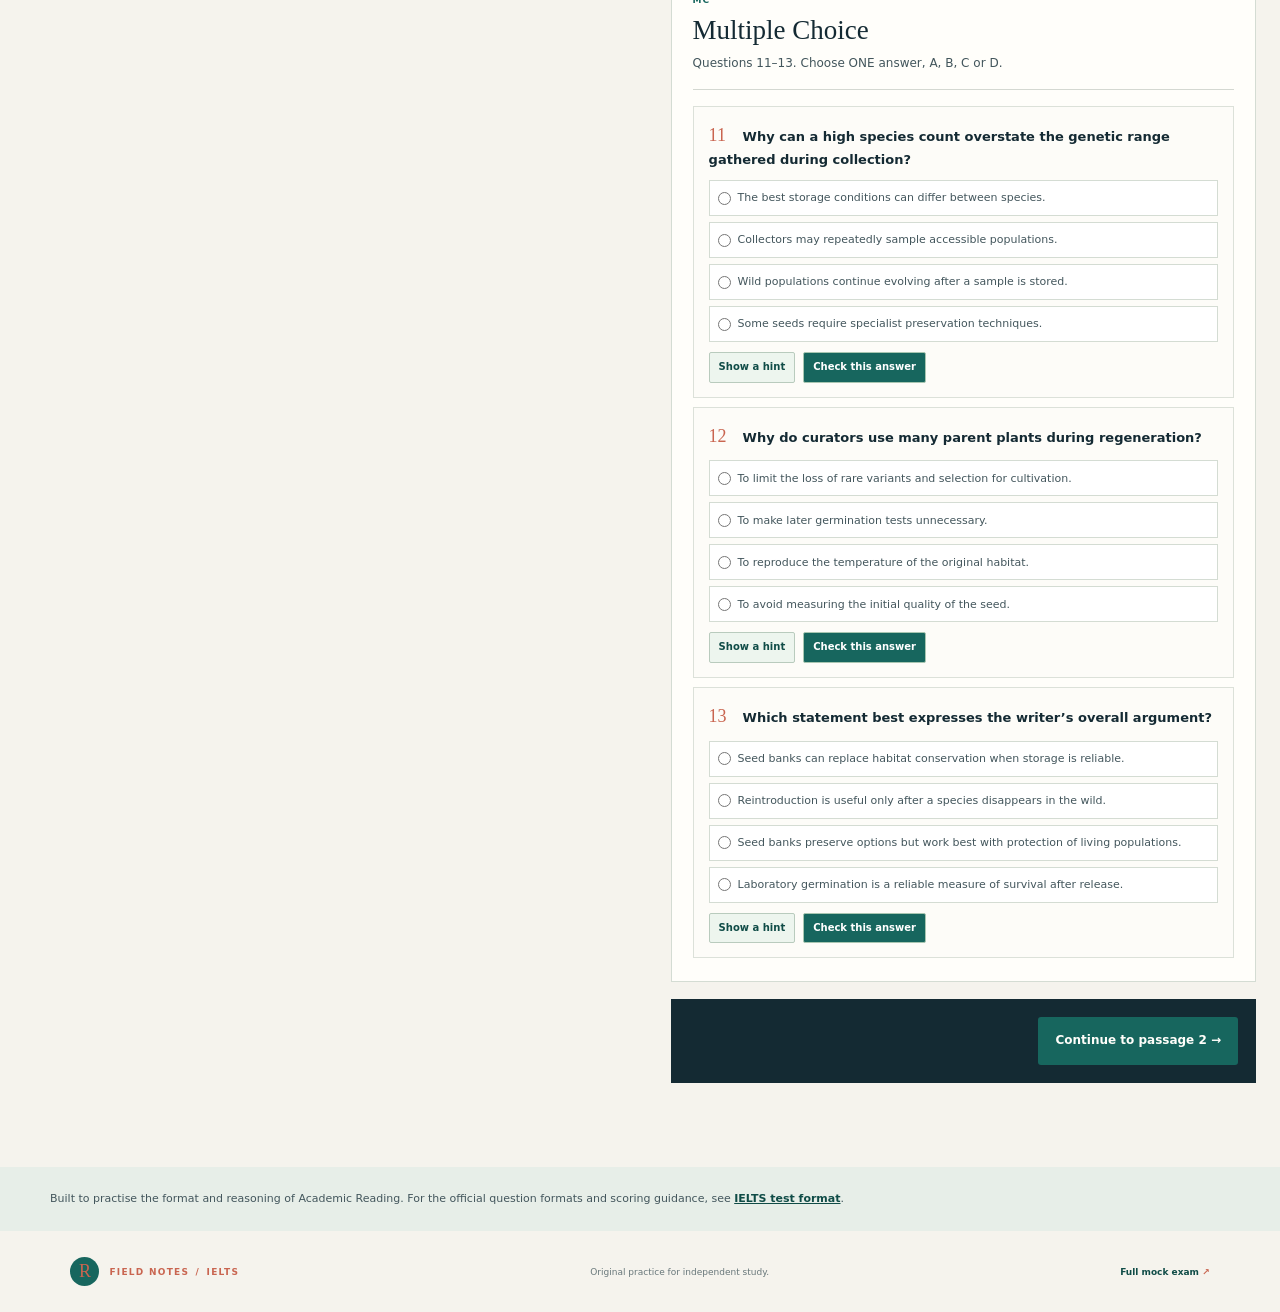
<file: practice.html>
<!doctype html>
<html lang="en">
<head>
  <meta charset="utf-8">
  <meta name="viewport" content="width=device-width, initial-scale=1">
  <meta name="description" content="A guided IELTS Academic Reading practice with three original passages, 40 questions, hints, and evidence-based teaching.">
  <title>Guided Reading Practice · 3 Passages / 40 Questions</title>
  <link rel="icon" href="favicon.svg" type="image/svg+xml">
  <link rel="stylesheet" href="styles.css">
  <link rel="stylesheet" href="exam.css">
  <script src="guided-data.js" defer></script>
  <script src="exam-engine.js" defer></script>
</head>
<body data-exam-mode="guided">
  <a class="skip-link" href="#exam-main">Skip to practice</a>
  <header class="site-header exam-site-header">
    <a class="brand" href="index.html" aria-label="Read with a Strategy, return to home"><span class="brand-mark" aria-hidden="true">R</span><span>FIELD NOTES <span class="brand-divider">/</span> IELTS</span></a>
    <nav class="top-nav" aria-label="Course navigation"><a href="index.html">Strategy lesson</a><a class="nav-cta" href="mock.html">Full mock exam <span aria-hidden="true">↗</span></a></nav>
  </header>
  <main id="exam-main">
    <section class="exam-hero"><div class="exam-hero-inner"><p class="eyebrow"><span class="eyebrow-rule"></span> Guided full practice</p><h1>Three passages. <em>Forty decisions.</em></h1><p class="exam-lede">Work through a complete original Reading set. Open a hint when you need one, check individual answers, and use the paragraph-linked explanations to improve your method.</p><div class="exam-meta"><span><strong>3</strong> passages</span><span><strong>40</strong> questions</span><span><strong>Guided</strong> feedback</span></div><p class="exam-disclaimer">Original, unofficial practice material. The score is a learning measure, not an IELTS band score.</p></div></section>
    <div class="exam-toolbar"><div><span class="toolbar-dot" aria-hidden="true"></span><strong>Guided practice</strong><span id="progress-text">0 of 40 answered</span></div><div class="toolbar-actions"><a href="mock.html">Try the timed mock ↗</a></div></div>
    <div class="exam-shell"><noscript><p class="start-message">Enable JavaScript to load the passages, answer sheet and guided feedback.</p></noscript><nav class="passage-tabs" id="passage-tabs" aria-label="Choose a passage"></nav><div id="exam-panel"></div><section class="exam-results" id="exam-results" aria-labelledby="results-title" tabindex="-1" hidden><p class="eyebrow"><span class="eyebrow-rule"></span> Guided review</p><h2 id="results-title">Turn every answer into evidence.</h2><p id="score-text" aria-live="polite"></p><div id="section-scores"></div><p class="results-guidance">Review your missed questions, open the linked paragraph, and compare the exact wording. You can revise answers and submit again.</p><div class="results-actions"><button id="reset-exam" type="button">Start again</button><a href="mock.html">Take the mock exam ↗</a></div></section></div>
    <section class="exam-endnote"><p>Built to practise the format and reasoning of Academic Reading. For the official question formats and scoring guidance, see <a href="https://ielts.org/take-a-test/test-types/ielts-academic-test/ielts-academic-format-reading" target="_blank" rel="noreferrer">IELTS test format</a>.</p></section>
  </main>
  <footer class="site-footer"><a class="brand footer-brand" href="index.html"><span class="brand-mark" aria-hidden="true">R</span><span>FIELD NOTES <span class="brand-divider">/</span> IELTS</span></a><p>Original practice for independent study.</p><a href="mock.html">Full mock exam <span aria-hidden="true">↗</span></a></footer>
</body>
</html>
</file>
<file: styles.css>
:root {
  color-scheme: light;
  --paper: #f5f3ed;
  --paper-deep: #ebe9e1;
  --white: #fffefa;
  --ink: #142a33;
  --ink-soft: #43565c;
  --muted: #68777a;
  --teal: #17665e;
  --teal-dark: #104c47;
  --teal-light: #dbeae4;
  --coral: #c96550;
  --coral-light: #f4e4dc;
  --line: #d4d8d1;
  --serif: Georgia, "Times New Roman", serif;
  --sans: "Aptos", "Segoe UI", system-ui, -apple-system, sans-serif;
  --max: 1180px;
  --shadow: 0 20px 60px rgba(30, 51, 52, .07);
}

* { box-sizing: border-box; }
html { scroll-behavior: smooth; scroll-padding-top: 92px; }
body { margin: 0; background: var(--paper); color: var(--ink); font-family: var(--sans); font-size: 16px; line-height: 1.65; -webkit-font-smoothing: antialiased; }
a { color: inherit; }
button, input { font: inherit; }
::selection { color: var(--white); background: var(--teal); }
:focus-visible { outline: 3px solid var(--coral); outline-offset: 4px; border-radius: 4px; }
.skip-link { position: fixed; z-index: 20; top: 10px; left: 10px; transform: translateY(-160%); background: var(--ink); color: white; padding: 11px 16px; border-radius: 4px; font-weight: 700; }
.skip-link:focus { transform: translateY(0); }
.site-header { height: 76px; display: flex; align-items: center; justify-content: space-between; padding: 0 max(5.5vw, calc((100vw - var(--max)) / 2)); border-bottom: 1px solid rgba(20, 42, 51, .11); background: rgba(245, 243, 237, .96); }
.brand { display: inline-flex; gap: 10px; align-items: center; color: var(--ink); font-size: 10px; font-weight: 800; letter-spacing: .14em; text-decoration: none; white-space: nowrap; }
.brand-mark { display: grid; width: 29px; height: 29px; place-items: center; color: var(--white); background: var(--teal); border-radius: 50%; font-family: var(--serif); font-size: 18px; font-weight: 400; letter-spacing: 0; }
.brand-divider { color: var(--coral); padding: 0 2px; }
.top-nav { display: flex; align-items: center; gap: clamp(18px, 3vw, 46px); font-size: 12px; font-weight: 650; }
.top-nav a { text-decoration: none; transition: color .2s ease; }
.top-nav a:hover, .site-footer a:hover { color: var(--teal); }
.top-nav .nav-cta { padding: 9px 13px; border: 1px solid #aab7b0; border-radius: 3px; }

.hero { position: relative; display: grid; grid-template-columns: minmax(0, 1.15fr) minmax(320px, .78fr); align-items: center; gap: 7vw; min-height: 605px; max-width: 1440px; margin: auto; padding: 82px max(8.3vw, calc((100vw - var(--max)) / 2)); overflow: hidden; }
.hero::before { position: absolute; z-index: -1; top: 1%; right: -3%; width: 50%; height: 98%; content: ""; background: radial-gradient(ellipse at center, rgba(208, 222, 210, .6), rgba(245, 243, 237, 0) 68%); }
.hero-copy { max-width: 560px; padding-bottom: 22px; }
.eyebrow { display: flex; align-items: center; gap: 10px; margin: 0 0 17px; color: var(--teal); font-size: 10px; font-weight: 800; letter-spacing: .13em; line-height: 1.4; text-transform: uppercase; }
.eyebrow-rule { display: inline-block; width: 25px; height: 1px; background: var(--coral); }
.eyebrow-dot { color: var(--coral); font-size: 14px; }
h1, h2, h3, p { margin-top: 0; }
h1, h2 { font-family: var(--serif); font-weight: 400; letter-spacing: -.035em; }
h1 { max-width: 570px; margin-bottom: 22px; font-size: clamp(57px, 6.6vw, 86px); line-height: .99; }
h1 em, h2 em, .hero-card-title em { color: var(--teal); font-weight: 400; }
.hero-lede { max-width: 490px; margin-bottom: 27px; color: var(--ink-soft); font-size: 17px; line-height: 1.75; }
.button { display: inline-flex; align-items: center; justify-content: center; gap: 24px; min-height: 48px; border: 1px solid transparent; border-radius: 3px; font-size: 12px; font-weight: 750; text-decoration: none; cursor: pointer; transition: background .2s ease, border-color .2s ease, transform .2s ease; }
.button:hover { transform: translateY(-1px); }
.button-primary { padding: 0 20px; background: var(--teal); color: var(--white); }
.button-primary:hover { background: var(--teal-dark); }
.button-outline { padding: 0 17px; border-color: var(--teal); color: var(--teal-dark); background: transparent; }
.button-outline:hover { background: #dcebdd; }
.hero-actions { display: flex; flex-wrap: wrap; align-items: center; gap: 14px 20px; }
.hero-lesson-link { color: var(--teal-dark); font-size: 11px; font-weight: 750; text-decoration-thickness: 1px; text-underline-offset: 4px; }
.hero-lesson-link:hover { color: var(--coral); }
.hero-note { display: flex; gap: 9px; align-items: center; margin: 18px 0 0; color: var(--muted); font-size: 10px; }
.note-icon { display: grid; width: 15px; height: 15px; place-items: center; border: 1px solid #9ca9a4; border-radius: 50%; font-family: var(--serif); font-size: 10px; }
.hero-card { position: relative; max-width: 380px; justify-self: end; width: 100%; padding: 29px 30px 22px; border: 1px solid #d4d9d1; background: rgba(255, 254, 250, .73); box-shadow: var(--shadow); }
.card-topline, .example-top { display: flex; align-items: center; justify-content: space-between; color: var(--teal); font-size: 9px; font-weight: 800; letter-spacing: .13em; }
.card-index { color: var(--muted); font-weight: 650; }
.hero-card-title { margin: 34px 0 26px; font-family: var(--serif); font-size: 34px; line-height: 1.24; letter-spacing: -.025em; }
.fact-grid { display: grid; grid-template-columns: repeat(3, 1fr); padding: 18px 0; border-top: 1px solid var(--line); border-bottom: 1px solid var(--line); }
.fact-grid > div { display: flex; flex-direction: column; gap: 2px; padding-left: 12px; border-left: 1px solid var(--line); }
.fact-grid > div:first-child { padding-left: 0; border: 0; }
.fact-grid strong { font-family: var(--serif); font-size: 29px; font-weight: 400; line-height: 1.2; }
.fact-grid span { color: var(--muted); font-size: 10px; }
.source-link { display: flex; justify-content: space-between; gap: 10px; padding-top: 17px; color: var(--teal-dark); font-size: 10px; font-weight: 750; text-decoration: none; }
.source-link span, .site-footer a span { color: var(--coral); }
.hero-foot { position: absolute; right: max(5.5vw, calc((100vw - var(--max)) / 2)); bottom: 22px; left: max(5.5vw, calc((100vw - var(--max)) / 2)); display: flex; justify-content: space-between; color: #85918b; font-size: 9px; font-weight: 750; letter-spacing: .14em; }

.section-wrap { width: min(var(--max), calc(100% - 64px)); margin-right: auto; margin-left: auto; }
.foundation { padding-top: 97px; padding-bottom: 103px; border-top: 1px solid rgba(20, 42, 51, .13); }
.section-heading { max-width: 730px; margin-bottom: 38px; }
h2 { margin-bottom: 14px; font-size: clamp(36px, 4.2vw, 54px); line-height: 1.12; }
.section-intro, .review-heading > p:last-child { max-width: 550px; margin: 0; color: var(--ink-soft); font-size: 14px; }
.toolbox-grid { display: grid; grid-template-columns: repeat(4, 1fr); gap: 13px; }
.tool-card { position: relative; min-height: 245px; padding: 24px 21px 20px; border: 1px solid #d8dad3; background: var(--white); }
.tool-card-accent { background: #e8eee8; border-color: #cbd8d0; }
.tool-number { position: absolute; top: 20px; right: 19px; color: #879591; font-family: var(--serif); font-size: 12px; }
.tool-icon { position: relative; display: block; width: 31px; height: 31px; margin: 4px 0 18px; color: var(--teal); }
.icon-lines::before { position: absolute; top: 4px; left: 1px; width: 24px; height: 18px; border-top: 1px solid; border-bottom: 1px solid; content: ""; box-shadow: 0 8px 0 -7px var(--teal); }
.icon-lines::after { position: absolute; top: 9px; left: 1px; width: 16px; border-top: 1px solid; content: ""; }
.icon-target::before, .icon-target::after { position: absolute; top: 2px; left: 2px; width: 24px; height: 24px; border: 1px solid var(--teal); border-radius: 50%; content: ""; }
.icon-target::after { top: 8px; left: 8px; width: 12px; height: 12px; background: var(--coral-light); }
.icon-mark::before { position: absolute; top: 3px; left: 7px; width: 12px; height: 21px; border: 1px solid var(--teal); content: ""; transform: rotate(42deg); }
.icon-mark::after { position: absolute; top: 15px; left: 15px; width: 11px; border-top: 2px solid var(--coral); content: ""; transform: rotate(-48deg); }
.icon-clock { border: 1px solid var(--teal); border-radius: 50%; }
.icon-clock::before { position: absolute; top: 6px; left: 14px; width: 7px; height: 10px; border-left: 1px solid var(--teal); border-bottom: 1px solid var(--teal); content: ""; }
.tool-card h3 { margin-bottom: 8px; font-family: var(--serif); font-size: 20px; font-weight: 400; letter-spacing: -.02em; }
.tool-card p { margin-bottom: 24px; color: var(--ink-soft); font-size: 12px; line-height: 1.7; }
.tool-cue { position: absolute; bottom: 19px; color: var(--teal); font-size: 8px; font-weight: 800; letter-spacing: .14em; }
.lesson-intro { background: var(--ink); color: #f4f3ed; }
.lesson-intro-inner { display: flex; align-items: center; justify-content: space-between; gap: 26px; width: min(var(--max), calc(100% - 64px)); min-height: 91px; margin: auto; }
.lesson-kicker { flex: 0 0 auto; color: #9fc4b7; font-size: 9px; font-weight: 800; letter-spacing: .13em; }
.lesson-intro p { margin: 0; color: #e2e6df; font-family: var(--serif); font-size: 19px; }
.lesson-intro strong { color: white; font-weight: 400; }
.lesson-count { flex: 0 0 auto; color: #c2ccc4; font-size: 10px; }
.lesson-count span { padding-left: 8px; color: #ec987e; }

.module { display: grid; grid-template-columns: 144px minmax(0, 1fr); gap: 30px; padding-top: 91px; padding-bottom: 96px; border-bottom: 1px solid var(--line); }
.module:nth-of-type(even) { background: transparent; }
.module-rail { display: flex; flex-direction: column; align-items: flex-start; }
.module-number { color: var(--coral); font-family: var(--serif); font-size: 35px; line-height: 1; }
.rail-line { width: 1px; height: 60px; margin: 22px 0 14px 9px; background: #b7c5bc; }
.rail-label { max-width: 100px; color: var(--muted); font-size: 8px; font-weight: 800; letter-spacing: .12em; line-height: 1.7; writing-mode: vertical-rl; transform: rotate(180deg); }
.module-content { min-width: 0; }
.module-head { display: flex; align-items: end; justify-content: space-between; gap: 20px; margin-bottom: 23px; }
.module-head .eyebrow { margin-bottom: 10px; }
.module-head h2 { margin: 0; font-size: clamp(34px, 3.5vw, 47px); }
.module-tag { margin-bottom: 7px; padding: 6px 9px; border: 1px solid #c8d1c9; color: var(--teal); font-size: 8px; font-weight: 800; letter-spacing: .12em; white-space: nowrap; }
.golden-rule { display: flex; gap: 13px; align-items: flex-start; margin-bottom: 28px; padding: 15px 18px; background: #e4ede7; border-left: 2px solid var(--teal); }
.golden-icon { display: grid; flex: 0 0 23px; width: 23px; height: 23px; place-items: center; color: var(--coral); font-size: 16px; }
.golden-rule p { margin: 0; color: var(--ink-soft); font-size: 12px; line-height: 1.65; }
.golden-rule strong { margin-right: 6px; color: var(--teal-dark); font-size: 10px; letter-spacing: .08em; text-transform: uppercase; }
.method-example-grid { display: grid; grid-template-columns: minmax(0, .84fr) minmax(0, 1.16fr); gap: 28px; align-items: stretch; }
.method-block h3 { margin: 0 0 17px; font-family: var(--serif); font-size: 22px; font-weight: 400; }
.mini-label, .challenge-label { display: block; margin-bottom: 7px; color: var(--teal); font-family: var(--sans); font-size: 8px; font-weight: 800; letter-spacing: .12em; }
.steps-list { display: grid; gap: 13px; margin: 0; padding: 0; list-style: none; }
.steps-list li { display: grid; grid-template-columns: 25px 1fr; gap: 9px; align-items: start; }
.steps-list li > span { display: grid; width: 22px; height: 22px; place-items: center; border: 1px solid #c9d4cd; border-radius: 50%; color: var(--teal); font-family: var(--serif); font-size: 12px; }
.steps-list p { margin: 0; color: var(--ink-soft); font-size: 11px; line-height: 1.65; }
.steps-list strong { color: var(--ink); font-weight: 750; }
.student-action { display: flex; gap: 9px; margin-top: 20px; padding-top: 13px; border-top: 1px solid var(--line); }
.action-mark { color: var(--coral); font-size: 18px; line-height: 1; }
.student-action p { margin: 0; color: var(--ink-soft); font-size: 10px; line-height: 1.65; }
.student-action strong { color: var(--teal-dark); }
.example-panel { min-width: 0; padding: 20px 22px; border: 1px solid #d7dcd5; background: var(--white); }
.example-top { padding-bottom: 11px; border-bottom: 1px solid var(--line); font-size: 8px; }
.example-top span:last-child { color: var(--muted); }
.example-panel blockquote { margin: 17px 0; color: var(--ink-soft); font-family: var(--serif); font-size: 15px; line-height: 1.75; }
mark { padding: 0 2px; background: #f3e3d9; color: var(--ink); }
.matrix-label { margin: 19px 0 8px; color: var(--muted); font-size: 8px; font-weight: 800; letter-spacing: .1em; }
.matrix-scroll { max-width: 100%; overflow-x: auto; overscroll-behavior-inline: contain; border: 1px solid #d8ddd6; }
.evidence-matrix { width: 100%; min-width: 470px; border-collapse: collapse; table-layout: fixed; }
.evidence-matrix th, .evidence-matrix td { width: 33.333%; padding: 10px; text-align: left; vertical-align: top; border-right: 1px solid #d8ddd6; }
.evidence-matrix th:last-child, .evidence-matrix td:last-child { border-right: 0; }
.evidence-matrix th { color: var(--teal); background: #edf2ed; font-size: 8px; letter-spacing: .07em; line-height: 1.5; }
.evidence-matrix th span { color: var(--coral); font-size: 8px; }
.evidence-matrix td { color: var(--ink-soft); font-size: 10px; line-height: 1.55; border-top: 1px solid #d8ddd6; }
.matrix-caption { margin: 8px 0 0; color: var(--muted); font-size: 9px; line-height: 1.5; }
.heading-choice { margin-top: 17px; padding: 13px 14px; background: #f5f4ee; }
.heading-choice ul { display: grid; gap: 6px; margin: 0; padding: 0; list-style: none; }
.heading-choice li { display: grid; grid-template-columns: 19px 1fr auto; gap: 7px; align-items: center; color: var(--ink-soft); font-size: 10px; }
.heading-choice li > span { color: var(--teal); font-weight: 800; }
.heading-choice li.heading-best { color: var(--ink); font-weight: 700; }
.heading-best b { color: var(--teal); font-size: 7px; letter-spacing: .08em; }
.completion-card { padding: 14px 16px; border: 1px solid #e4c8bb; background: #fbf4ef; }
.completion-card p { margin: 0 0 11px; color: var(--ink-soft); font-family: var(--serif); font-size: 15px; }
.answer-line { display: inline-block; min-width: 90px; border-bottom: 1px solid var(--coral); color: var(--teal-dark); text-align: center; }
.instruction-chip { display: inline-block; padding: 4px 6px; border: 1px solid #e1c1b2; color: #974e3c; font-size: 7px; font-weight: 800; letter-spacing: .09em; }
.question-spotlight { padding: 14px 16px; background: #f2f2eb; border-left: 2px solid var(--coral); }
.question-spotlight p { margin: 0 0 8px; font-family: var(--serif); font-size: 17px; }
.proof-note { color: var(--muted); font-size: 9px; }
.proof-note span { margin-right: 5px; color: var(--coral); }

.challenge { margin-top: 28px; padding: 19px 21px; border: 1px solid #d5dcd5; background: rgba(255, 254, 250, .66); }
.challenge fieldset { min-width: 0; margin: 0; padding: 0; border: 0; }
.challenge legend { width: 100%; margin-bottom: 15px; font-family: var(--serif); font-size: 17px; line-height: 1.45; }
.challenge-label { margin-bottom: 6px; }
.option-row { display: flex; flex-wrap: wrap; gap: 8px; }
.option-row label { position: relative; display: inline-flex; cursor: pointer; }
.option-row input { position: absolute; width: 1px; height: 1px; opacity: 0; }
.option-row label > span { display: inline-flex; align-items: center; gap: 7px; min-height: 38px; padding: 8px 14px; border: 1px solid #cbd4cd; border-radius: 3px; background: var(--white); color: var(--ink-soft); font-size: 10px; transition: border-color .18s ease, background .18s ease, color .18s ease; }
.option-row label:hover > span { border-color: var(--teal); }
.option-row input:checked + span { border-color: var(--teal); background: var(--teal); color: white; }
.option-row input:focus-visible + span { outline: 3px solid var(--coral); outline-offset: 3px; }
.option-row-wide { display: grid; grid-template-columns: repeat(3, minmax(0, 1fr)); }
.option-row-wide label > span { width: 100%; min-height: 47px; }
.option-row-wide b { color: var(--coral); }
.option-row-wide input:checked + span b { color: #ffcfba; }
.challenge-actions { display: flex; align-items: center; gap: 15px; margin-top: 16px; }
.button-check { min-height: 39px; padding: 0 13px; background: var(--ink); color: white; font-size: 10px; }
.button-check:hover { background: var(--teal-dark); }
.button-check span { color: #ec987e; }
.feedback { min-height: 0; margin: 0; color: var(--ink-soft); font-size: 10px; line-height: 1.5; }
.feedback:not(:empty) { padding-left: 11px; border-left: 2px solid #b7c5bc; }
.feedback.is-correct { color: var(--teal-dark); border-color: var(--teal); }
.feedback.is-incorrect { color: #8c4435; border-color: var(--coral); }

.review-section { position: relative; overflow: hidden; padding: 94px 32px 92px; background: #e9eee8; }
.review-inner { position: relative; z-index: 1; display: grid; grid-template-columns: minmax(220px, .8fr) minmax(0, 1.2fr); gap: 70px; align-items: center; width: min(1050px, 100%); margin: auto; }
.review-heading h2 { margin-bottom: 15px; font-size: clamp(39px, 4.5vw, 58px); }
.review-card { padding: 23px 25px 0; border: 1px solid #cbd5ce; background: var(--white); box-shadow: var(--shadow); }
.checklist { display: grid; gap: 0; margin: 0; padding: 0; list-style: none; }
.checklist li { display: grid; grid-template-columns: 35px 1fr; gap: 10px; align-items: center; padding: 12px 0; border-bottom: 1px solid #e5e7e1; }
.checklist li > span { color: var(--coral); font-family: var(--serif); font-size: 13px; }
.checklist label { display: flex; align-items: center; gap: 10px; cursor: pointer; color: var(--ink-soft); font-size: 11px; }
.checklist input { width: 16px; height: 16px; accent-color: var(--teal); }
.checklist input:checked + span { color: var(--muted); text-decoration: line-through; text-decoration-color: #9ea9a2; }
.review-signoff { display: flex; align-items: center; justify-content: space-between; gap: 15px; padding: 16px 0 17px; color: var(--teal); font-size: 8px; font-weight: 800; letter-spacing: .1em; }
.review-signoff a { color: var(--ink-soft); font-size: 9px; font-weight: 650; letter-spacing: 0; text-decoration: none; }
.review-signoff a span { margin-left: 5px; color: var(--coral); }
.review-orbit { position: absolute; width: 300px; height: 300px; border: 1px solid rgba(23, 102, 94, .12); border-radius: 50%; }
.orbit-one { top: -178px; right: -74px; }
.orbit-two { top: -147px; right: -43px; width: 238px; height: 238px; }
.practice-teaser { padding: 67px 32px; background: #e6eee7; }
.practice-teaser-inner { display: flex; align-items: end; justify-content: space-between; gap: 30px; width: min(var(--max), 100%); margin: auto; }
.practice-teaser h2 { max-width: 590px; }
.practice-teaser p:last-child { max-width: 540px; margin-bottom: 0; color: var(--ink-soft); font-size: 13px; }
.practice-teaser .button { flex: 0 0 auto; padding: 0 18px; }
.practice-teaser-actions { display: flex; flex-wrap: wrap; justify-content: flex-end; gap: 9px; }
.site-footer { display: flex; align-items: center; justify-content: space-between; gap: 25px; min-height: 81px; padding: 16px max(5.5vw, calc((100vw - var(--max)) / 2)); background: var(--paper); }
.footer-brand { font-size: 9px; }
.site-footer p, .site-footer > a:last-child { margin: 0; color: var(--muted); font-size: 9px; text-decoration: none; }
.site-footer > a:last-child { color: var(--teal-dark); font-weight: 700; }

@media (max-width: 900px) {
  .hero { gap: 5vw; padding-right: 6vw; padding-left: 6vw; }
  .toolbox-grid { grid-template-columns: repeat(2, 1fr); }
  .tool-card { min-height: 218px; }
  .module { grid-template-columns: 90px minmax(0, 1fr); gap: 21px; }
  .method-example-grid { gap: 18px; }
  .module-head { align-items: flex-start; }
  .module-tag { margin-top: 14px; }
  .review-inner { gap: 36px; }
}
@media (max-width: 680px) {
  html { scroll-padding-top: 20px; }
  .site-header { height: 64px; padding: 0 21px; }
  .top-nav { gap: 13px; font-size: 10px; }
  .top-nav a:first-child { display: none; }
  .top-nav .nav-cta { padding: 7px 9px; }
  .brand { font-size: 8px; }
  .brand-mark { width: 25px; height: 25px; font-size: 16px; }
  .hero { grid-template-columns: minmax(0, 1fr); gap: 30px; min-height: auto; padding: 62px 25px 68px; }
  .hero-copy { padding-bottom: 0; }
  h1 { max-width: 500px; font-size: clamp(54px, 13vw, 78px); }
  .hero-lede { max-width: 430px; font-size: 15px; }
  .hero-card { max-width: 430px; justify-self: start; padding: 23px 22px 17px; }
  .hero-card-title { margin: 22px 0 18px; font-size: 28px; }
  .hero-foot { right: 25px; bottom: 17px; left: 25px; }
  .section-wrap { width: calc(100% - 42px); }
  .foundation { padding-top: 68px; padding-bottom: 67px; }
  .section-heading { margin-bottom: 26px; }
  h2 { font-size: 39px; }
  .toolbox-grid { gap: 9px; }
  .tool-card { min-height: 224px; padding: 19px 15px 17px; }
  .tool-card h3 { font-size: 18px; }
  .tool-card p { font-size: 11px; }
  .tool-number { top: 15px; right: 13px; }
  .lesson-intro-inner { flex-wrap: wrap; justify-content: flex-start; gap: 8px 18px; width: calc(100% - 42px); padding: 19px 0; }
  .lesson-intro-inner p { flex: 1 1 100%; order: 2; font-size: 17px; }
  .lesson-kicker { order: 1; }
  .lesson-count { order: 1; margin-left: auto; }
  .module { grid-template-columns: 1fr; gap: 12px; padding-top: 64px; padding-bottom: 68px; }
  .module-rail { flex-direction: row; align-items: center; gap: 10px; }
  .module-number { font-size: 27px; }
  .rail-line { width: 29px; height: 1px; margin: 0; }
  .rail-label { max-width: none; font-size: 8px; writing-mode: initial; transform: none; }
  .module-head { display: block; margin-bottom: 19px; }
  .module-head h2 { font-size: 36px; }
  .module-tag { display: inline-block; margin-top: 11px; }
  .golden-rule { gap: 9px; margin-bottom: 22px; padding: 12px; }
  .golden-rule p { font-size: 11px; }
  .method-example-grid { grid-template-columns: 1fr; gap: 22px; }
  .method-block h3 { font-size: 20px; }
  .example-panel { padding: 17px 15px; }
  .example-panel blockquote { font-size: 14px; }
  .challenge { margin-top: 21px; padding: 16px 14px; }
  .challenge legend { font-size: 15px; }
  .option-row-wide { grid-template-columns: 1fr; }
  .option-row-wide label > span { min-height: 40px; }
  .challenge-actions { align-items: flex-start; flex-direction: column; gap: 9px; }
  .review-section { padding: 66px 21px; }
  .review-inner { grid-template-columns: 1fr; gap: 25px; }
  .review-heading h2 { font-size: 43px; }
  .review-card { padding: 14px 15px 0; }
  .review-signoff { align-items: flex-start; flex-direction: column; gap: 8px; }
  .site-footer { align-items: flex-start; flex-direction: column; gap: 9px; padding: 20px 21px; }
  .practice-teaser { padding: 55px 21px; }
  .practice-teaser-inner { align-items: flex-start; flex-direction: column; }
  .practice-teaser-actions { justify-content: flex-start; }
}
@media (max-width: 370px) {
  .site-header { padding: 0 14px; }
  .top-nav { gap: 7px; }
  .top-nav a:nth-child(2) { font-size: 9px; }
  .top-nav .nav-cta { font-size: 9px; }
  .hero { padding-right: 18px; padding-left: 18px; }
  .hero-note { align-items: flex-start; font-size: 9px; }
  .section-wrap, .lesson-intro-inner { width: calc(100% - 32px); }
  .toolbox-grid { grid-template-columns: 1fr; }
  .tool-card { min-height: 195px; padding-right: 21px; padding-left: 21px; }
  .tool-card p { max-width: 255px; font-size: 12px; }
  .module-head h2 { font-size: 33px; }
  .module-tag { font-size: 7px; }
  .example-top { gap: 8px; font-size: 7px; }
  .heading-choice li { grid-template-columns: 15px 1fr; }
  .heading-best b { grid-column: 2; }
  .matrix-scroll { margin-right: -1px; }
  .review-card { padding-right: 12px; padding-left: 12px; }
  .checklist li { grid-template-columns: 26px 1fr; gap: 6px; }
}
@media (prefers-reduced-motion: reduce) {
  *, *::before, *::after { scroll-behavior: auto !important; animation-duration: .01ms !important; animation-iteration-count: 1 !important; transition-duration: .01ms !important; }
}
</file>
<file: exam.css>
[hidden] { display: none !important; }
.exam-site-header { position: relative; z-index: 4; }
.exam-hero { padding: 68px 32px 50px; background: radial-gradient(circle at 86% 17%, #dfece4 0, transparent 37%), var(--paper); }
.exam-hero-inner { width: min(var(--max), 100%); margin: auto; }
.exam-hero h1 { max-width: 820px; margin-bottom: 18px; font-size: clamp(48px, 6vw, 78px); }
.exam-lede { max-width: 760px; margin-bottom: 24px; color: var(--ink-soft); font-size: 17px; line-height: 1.7; }
.exam-meta { display: flex; flex-wrap: wrap; gap: 8px; margin-bottom: 15px; }
.exam-meta span { display: inline-flex; align-items: center; gap: 7px; padding: 7px 12px; border: 1px solid #cbd8d0; background: rgba(255,254,250,.75); color: var(--ink-soft); font-size: 11px; }
.exam-meta strong { color: var(--teal-dark); font-family: var(--serif); font-size: 19px; font-weight: 400; line-height: 1; }
.exam-disclaimer { max-width: 780px; margin: 0; color: var(--muted); font-size: 11px; }
.exam-disclaimer a { color: var(--teal-dark); text-underline-offset: 3px; }
.exam-toolbar { position: sticky; z-index: 9; top: 0; display: flex; align-items: center; justify-content: space-between; gap: 18px; min-height: 63px; padding: 11px max(32px, calc((100vw - var(--max)) / 2)); background: var(--ink); color: white; box-shadow: 0 6px 18px rgba(20,42,51,.12); }
.exam-toolbar > div, .toolbar-actions { display: flex; align-items: center; gap: 12px; }
.exam-toolbar strong { font-size: 12px; white-space: nowrap; }
#progress-text { padding-left: 12px; border-left: 1px solid rgba(255,255,255,.27); color: #c6d6ce; font-size: 11px; white-space: nowrap; }
.toolbar-dot { width: 8px; height: 8px; border-radius: 50%; background: #8acaaa; box-shadow: 0 0 0 4px rgba(138,202,170,.16); }
.toolbar-actions a { color: #c9e7da; font-size: 11px; font-weight: 700; text-decoration: none; }
.toolbar-actions a:hover { color: white; }
#time-left { color: white; font-size: 19px; font-weight: 800; font-variant-numeric: tabular-nums; letter-spacing: .07em; }
#start-exam { min-height: 37px; padding: 7px 12px; border: 1px solid #8acaaa; border-radius: 3px; background: #1d7468; color: white; font-size: 11px; font-weight: 750; cursor: pointer; }
#start-exam:hover { background: #258478; }
.exam-shell { width: min(1440px, calc(100% - 48px)); margin: 25px auto 84px; }
.start-message { max-width: 760px; margin: 38px auto 80px; padding: 30px 33px; border: 1px solid #bed1c3; background: #e9f0e9; }
.start-message strong { color: var(--teal-dark); font-family: var(--serif); font-size: 30px; font-weight: 400; }
.start-message p { margin: 8px 0 0; color: var(--ink-soft); font-size: 13px; }
.passage-tabs { display: grid; grid-template-columns: repeat(3, minmax(0,1fr)); gap: 8px; margin-bottom: 20px; scroll-margin-top: 75px; }
.passage-tab { display: flex; flex-direction: column; align-items: flex-start; gap: 3px; min-height: 58px; padding: 11px 16px; border: 1px solid #cfd7ce; background: #fffefa; color: var(--ink); font-size: 12px; font-weight: 800; cursor: pointer; text-align: left; }
.passage-tab span { color: var(--muted); font-size: 10px; font-weight: 500; }
.passage-tab[aria-current="page"] { border-color: var(--teal); background: #e5efe8; color: var(--teal-dark); }
.exam-two-column { display: grid; grid-template-columns: minmax(0,1.03fr) minmax(0,.97fr); align-items: start; gap: 25px; }
.reading-paper { position: sticky; top: 77px; max-height: calc(100vh - 95px); min-width: 0; overflow-y: auto; overscroll-behavior: contain; padding: 33px 38px 41px; border: 1px solid #d2d9d1; background: var(--white); box-shadow: var(--shadow); scrollbar-color: #a8b9ae transparent; scrollbar-width: thin; }
.paper-overline { display: flex; justify-content: space-between; gap: 14px; margin-bottom: 25px; padding-bottom: 13px; border-bottom: 1px solid var(--line); color: var(--teal); font-size: 9px; font-weight: 800; letter-spacing: .11em; }
.paper-overline span:last-child { color: var(--muted); }
.reading-paper h2 { max-width: 630px; margin-bottom: 11px; font-size: clamp(37px,3.3vw,51px); }
.paper-intro { margin-bottom: 29px; padding-left: 14px; border-left: 2px solid var(--coral); color: var(--ink-soft); font-size: 12px; }
.passage-lead { margin-bottom: 23px; color: #283e43; font-family: var(--serif); font-size: 16px; line-height: 1.82; }
.passage-paragraph { padding: 4px 0 21px; border-bottom: 1px solid #e3e6df; scroll-margin-top: 14px; }
.passage-paragraph + .passage-paragraph { padding-top: 21px; }
.passage-paragraph:last-child { border-bottom: 0; }
.passage-paragraph:target { margin: 0 -12px; padding-right: 12px; padding-left: 12px; background: #edf4ed; }
.passage-paragraph h3 { display: flex; align-items: center; gap: 9px; margin-bottom: 10px; color: var(--teal-dark); font-family: var(--serif); font-size: 19px; font-weight: 400; }
.passage-paragraph h3 span { display: grid; width: 25px; height: 25px; place-items: center; border: 1px solid #b7d0c0; border-radius: 50%; font-family: var(--sans); font-size: 10px; font-weight: 800; }
.passage-paragraph p { margin-bottom: 0; color: #283e43; font-family: var(--serif); font-size: 16px; line-height: 1.82; }
.answer-column { min-width: 0; }
.answer-intro { padding: 8px 0 22px; }
.answer-intro .eyebrow { margin-bottom: 8px; }
.answer-intro h2 { margin-bottom: 8px; font-size: 40px; }
.answer-intro > p:last-child { margin: 0; color: var(--ink-soft); font-size: 12px; }
.question-group { margin-bottom: 17px; padding: 23px 21px 14px; border: 1px solid #d4dcd3; background: #fffefa; }
.group-heading { margin-bottom: 16px; padding-bottom: 16px; border-bottom: 1px solid var(--line); }
.group-heading > span { display: block; margin-bottom: 7px; color: var(--teal); font-size: 9px; font-weight: 800; letter-spacing: .11em; }
.group-heading h3 { margin-bottom: 7px; font-family: var(--serif); font-size: 27px; font-weight: 400; line-height: 1.2; }
.group-heading p { margin: 0; color: var(--ink-soft); font-size: 12px; line-height: 1.6; }
.heading-bank { display: grid; grid-template-columns: repeat(2,minmax(0,1fr)); gap: 7px 12px; margin-bottom: 14px; padding: 13px; background: #eaf0e9; }
.heading-bank p { display: flex; gap: 7px; margin: 0; color: var(--ink-soft); font-size: 11px; line-height: 1.45; }
.heading-bank b { color: var(--teal-dark); }
.exam-question { min-width: 0; margin-bottom: 9px; padding: 15px 15px 14px; border: 1px solid #dce1d9; background: #fdfcf8; }
.exam-choice-field { min-width: 0; margin: 0; padding: 0; border: 0; }
.exam-choice-field legend, .exam-prompt { display: block; width: 100%; margin-bottom: 10px; padding: 0; color: var(--ink); font-size: 13px; font-weight: 650; line-height: 1.55; }
.exam-q-number { display: inline-block; min-width: 30px; margin-right: 4px; color: var(--coral); font-family: var(--serif); font-size: 18px; font-weight: 400; }
.exam-options { display: grid; grid-template-columns: repeat(3,minmax(0,1fr)); gap: 6px; }
.exam-choice-field:has(input[value="A"]) .exam-options { grid-template-columns: 1fr; }
.exam-options label { display: flex; align-items: center; gap: 7px; min-height: 36px; padding: 6px 8px; border: 1px solid #d4dcd3; background: white; color: var(--ink-soft); font-size: 11px; line-height: 1.4; cursor: pointer; }
.exam-options label:has(input:checked) { border-color: var(--teal); background: #e5f0e9; color: var(--teal-dark); font-weight: 750; }
.exam-options input { flex: 0 0 auto; margin: 0; accent-color: var(--teal); }
.exam-select, .exam-text { display: block; width: 100%; min-height: 42px; padding: 8px 10px; border: 1px solid #bbc8bd; border-radius: 2px; background: white; color: var(--ink); font-size: 13px; }
.exam-text::placeholder { color: #84938b; }
.question-tools { display: flex; flex-wrap: wrap; align-items: center; gap: 8px; margin-top: 10px; }
.hint-button, .check-button { padding: 6px 9px; border: 1px solid #b9cbbd; border-radius: 2px; background: #edf5ee; color: var(--teal-dark); font-size: 10px; font-weight: 750; cursor: pointer; }
.check-button { border-color: #a8c6b1; background: var(--teal); color: white; }
.hint-button:hover { background: #dcebdd; }
.check-button:hover { background: var(--teal-dark); }
.hint-text { flex: 1 1 100%; margin: 2px 0 0; padding: 9px 10px; border-left: 2px solid var(--coral); background: #f7eee8; color: var(--ink-soft); font-size: 11px; }
.question-status { color: var(--teal-dark); font-size: 11px; font-weight: 750; }
.exam-question.is-wrong { border-color: #d9a997; }
.exam-question.is-unanswered { border-color: #c7b789; }
.exam-question.is-correct { border-color: #91bba0; }
.exam-question.is-wrong .question-status { color: #914638; }
.exam-question.is-unanswered .question-status { color: #735b32; }
.answer-review { margin-top: 11px; padding: 12px 13px; border-left: 2px solid var(--teal); background: #e9f1e9; color: var(--ink-soft); font-size: 11px; line-height: 1.58; }
.answer-review strong { color: var(--teal-dark); font-size: 10px; letter-spacing: .04em; }
.answer-review p { margin: 4px 0 5px; }
.answer-review a { color: var(--teal-dark); font-weight: 800; text-underline-offset: 2px; }
.passage-actions { display: flex; justify-content: flex-end; margin-top: 15px; padding: 18px; background: var(--ink); }
.passage-actions .button { padding: 0 16px; }
.exam-results { margin-top: 22px; padding: 26px 30px; border: 1px solid #a9c7b1; background: #e6efe7; scroll-margin-top: 76px; }
.exam-results h2 { font-size: 39px; }
#score-text { color: var(--teal-dark); font-size: 14px; font-weight: 750; }
#section-scores { display: flex; flex-wrap: wrap; gap: 8px; margin-bottom: 15px; }
#section-scores span { padding: 8px 11px; border: 1px solid #b9ccbd; background: #fffefa; color: var(--ink-soft); font-size: 11px; }
.results-guidance { max-width: 800px; color: var(--ink-soft); font-size: 12px; }
.results-actions { display: flex; flex-wrap: wrap; gap: 9px; }
.results-actions button, .results-actions a { padding: 9px 12px; border: 1px solid var(--teal); border-radius: 2px; background: var(--teal); color: white; font-size: 11px; font-weight: 750; text-decoration: none; cursor: pointer; }
.results-actions a { background: transparent; color: var(--teal-dark); }
.exam-endnote { padding: 23px 32px; background: #e7eee8; }
.exam-endnote p { width: min(var(--max),100%); margin: auto; color: var(--ink-soft); font-size: 11px; }
.exam-endnote a { color: var(--teal-dark); font-weight: 750; }

@media (max-width: 1040px) {
  .exam-shell { width: calc(100% - 32px); }
  .exam-two-column { gap: 15px; }
  .reading-paper { padding-right: 25px; padding-left: 25px; }
  .question-group { padding-right: 13px; padding-left: 13px; }
  .heading-bank { grid-template-columns: 1fr; }
}
@media (max-width: 760px) {
  .exam-hero { padding: 52px 22px 42px; }
  .exam-hero h1 { font-size: clamp(48px,10vw,68px); }
  .exam-toolbar { padding-right: 20px; padding-left: 20px; }
  .exam-two-column { grid-template-columns: 1fr; gap: 24px; }
  .reading-paper { position: static; max-height: none; overflow: visible; }
  .answer-intro { padding-top: 0; }
}
@media (max-width: 440px) {
  .exam-site-header .top-nav a:first-child { display: none; }
  .exam-site-header .top-nav { gap: 6px; }
  .exam-hero { padding-right: 17px; padding-left: 17px; }
  .exam-lede { font-size: 15px; }
  .exam-toolbar { align-items: flex-start; flex-direction: column; gap: 7px; padding: 10px 17px; }
  .exam-shell { width: calc(100% - 20px); margin-top: 15px; }
  .passage-tabs { gap: 4px; }
  .passage-tab { min-height: 58px; padding: 8px 6px; font-size: 10px; }
  .passage-tab span { font-size: 8px; }
  .reading-paper { padding: 21px 17px 27px; }
  .paper-overline { font-size: 7px; }
  .reading-paper h2 { font-size: 35px; }
  .passage-paragraph p { font-size: 15px; }
  .question-group { padding: 17px 10px 9px; }
  .exam-question { padding-right: 10px; padding-left: 10px; }
  .exam-options { gap: 4px; }
  .exam-options label { flex-direction: column; align-items: flex-start; gap: 3px; font-size: 9px; }
  .exam-choice-field:has(input[value="A"]) .exam-options label { flex-direction: row; align-items: center; font-size: 11px; }
  .passage-actions .button { width: 100%; }
  .exam-results { padding: 20px 17px; }
}
</file>
